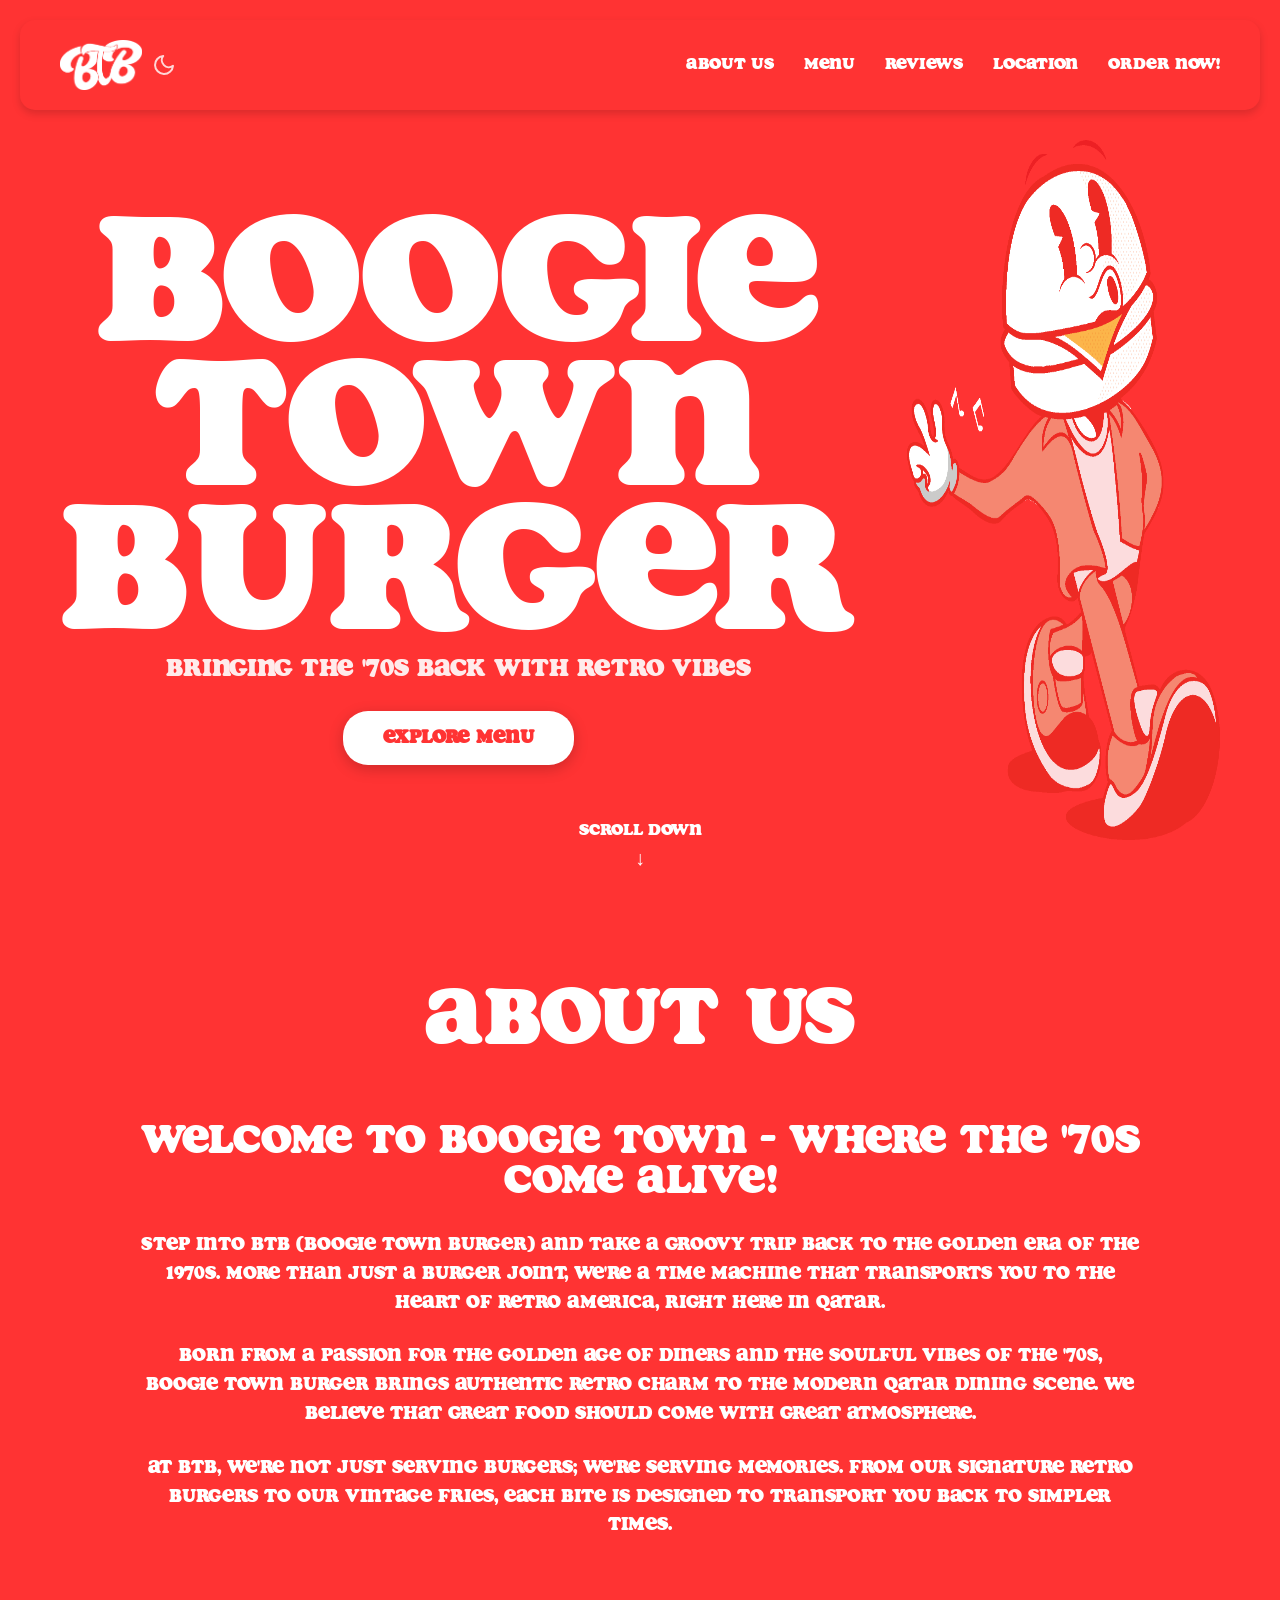
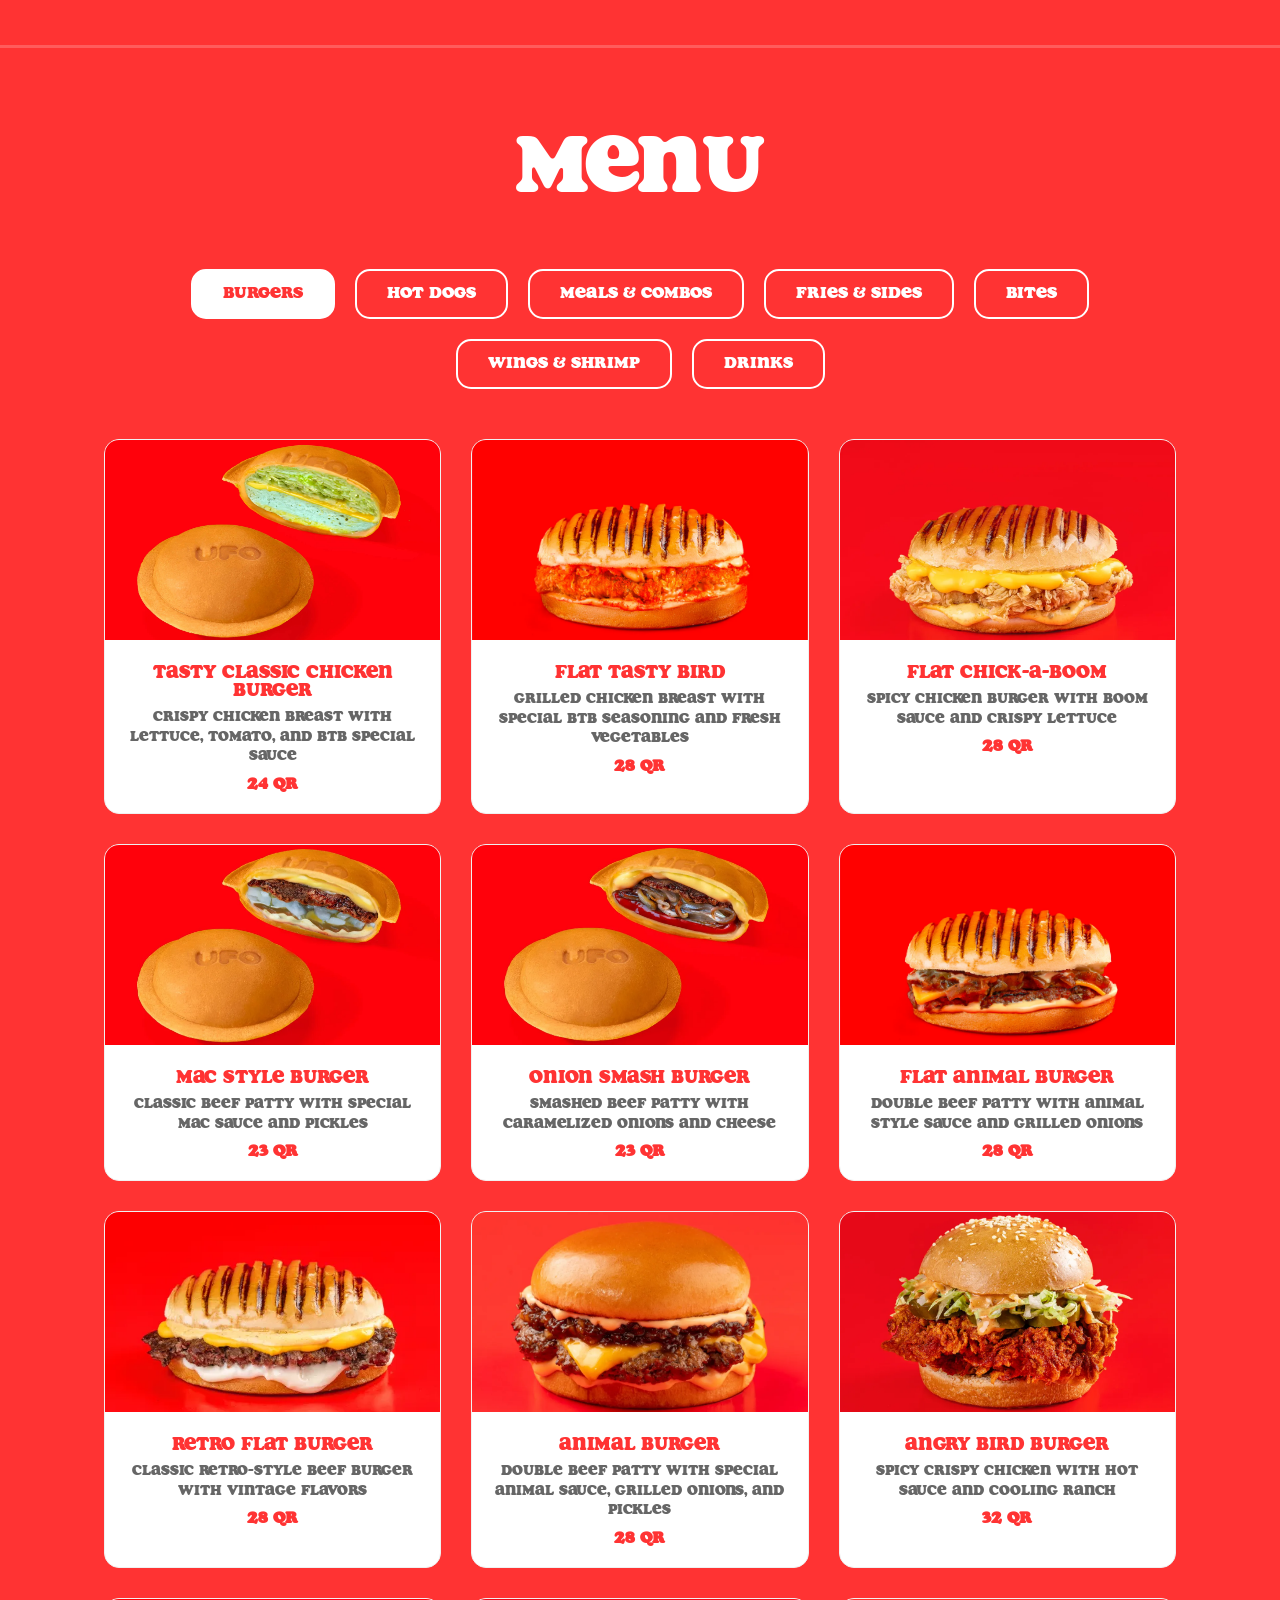
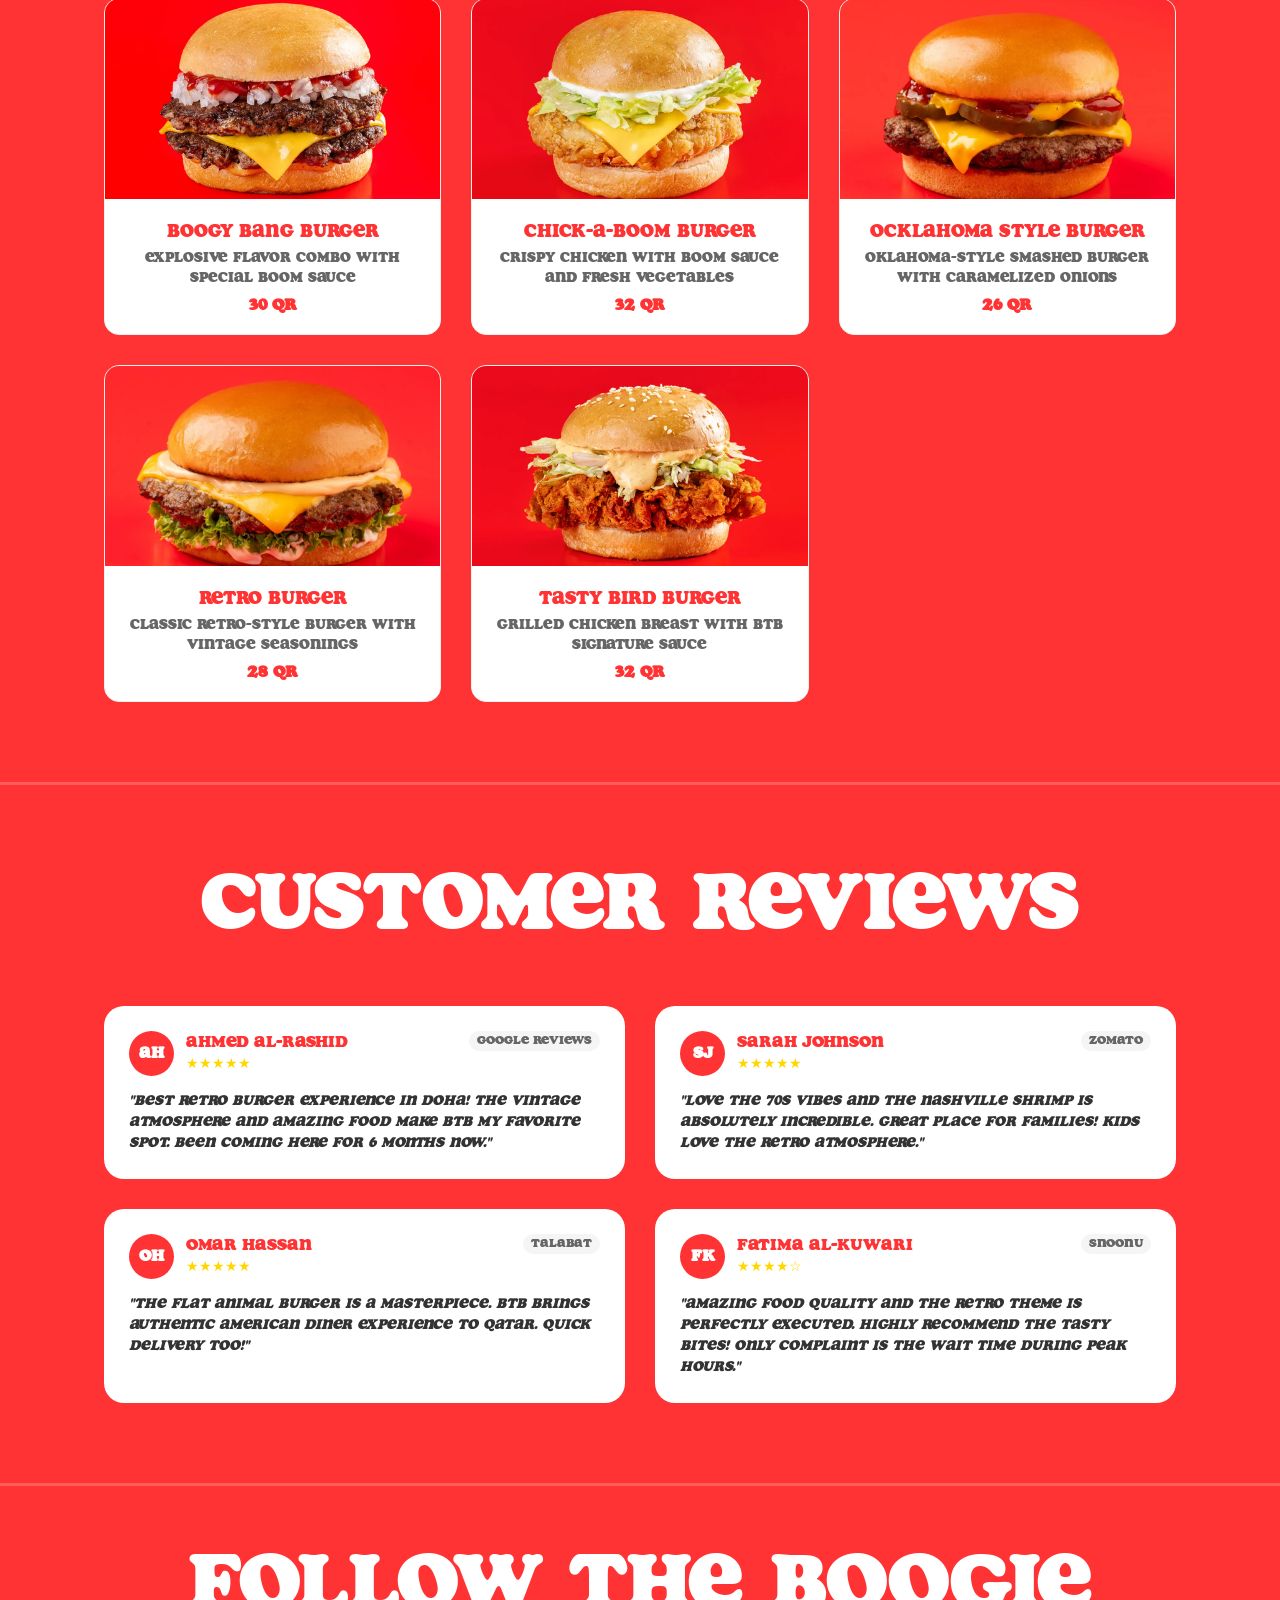
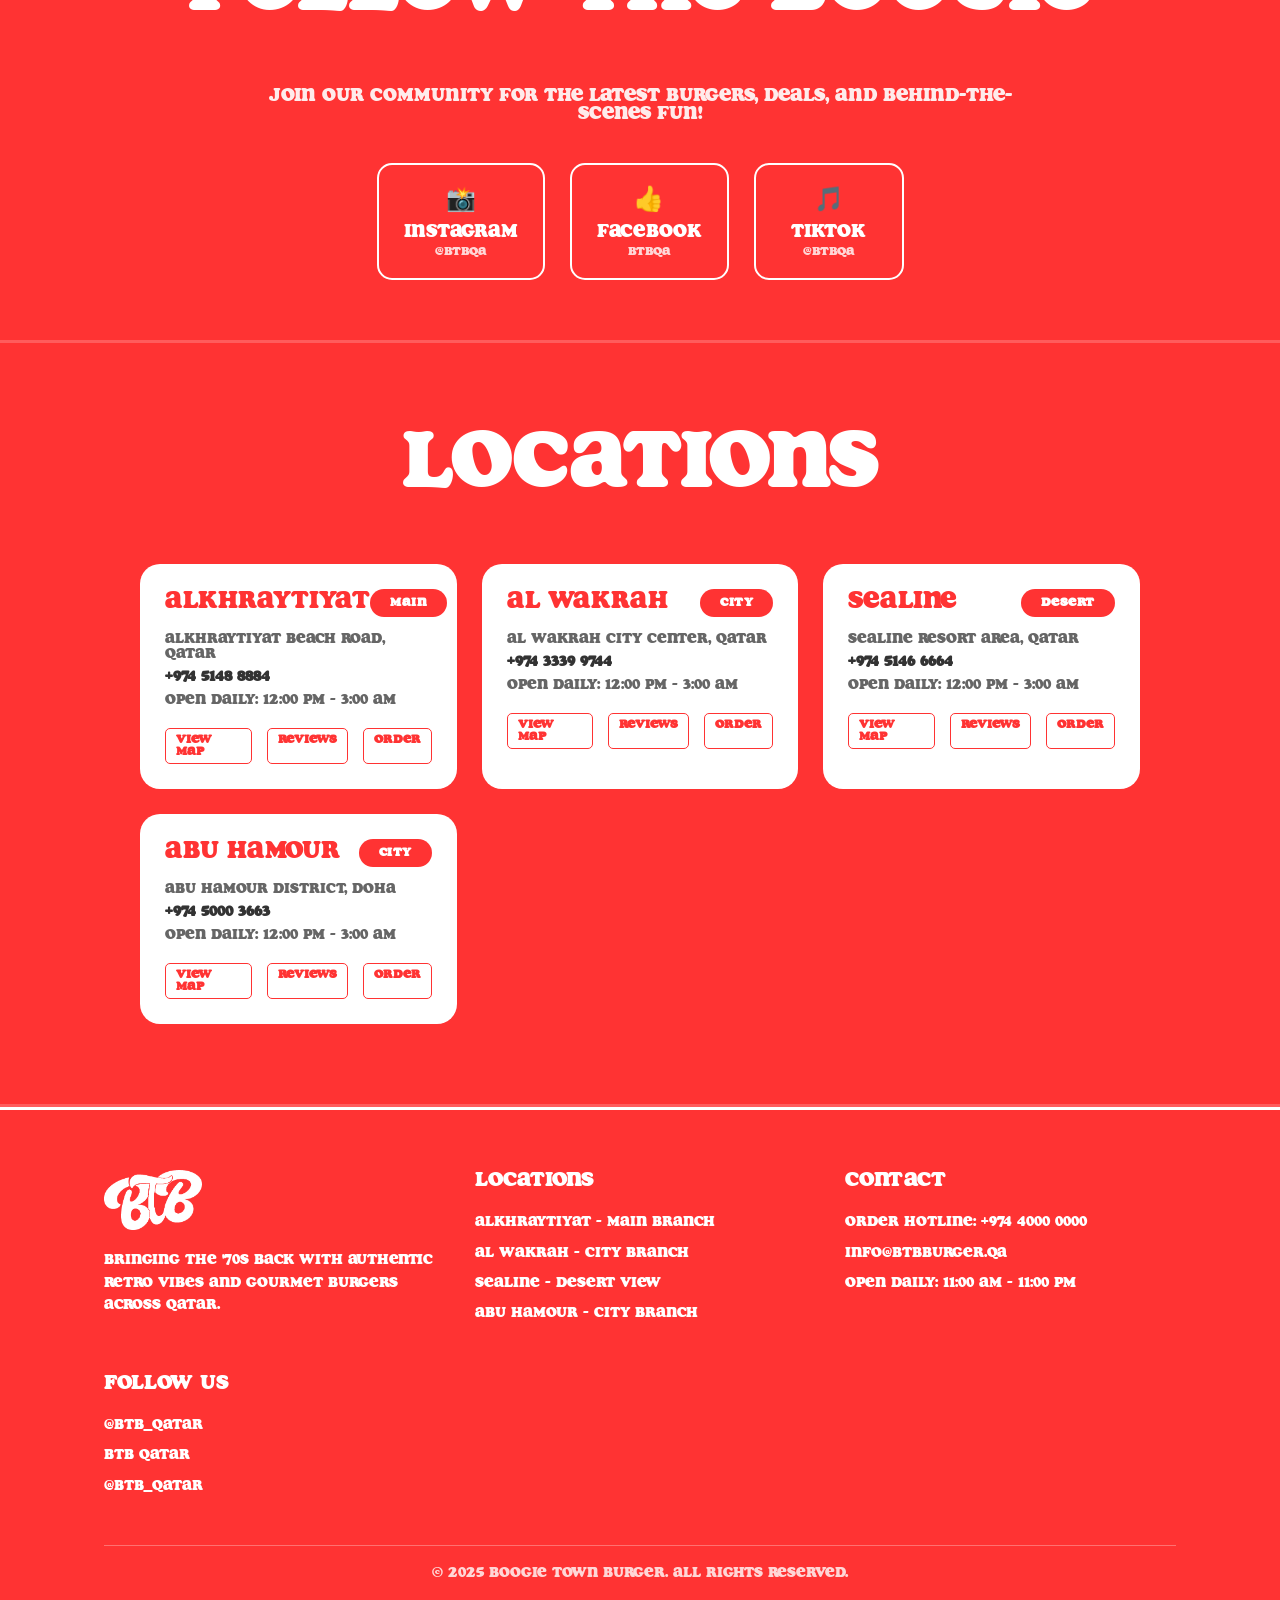
<file: index.html>
<!DOCTYPE html>
<html lang="en">
<head>
    <meta charset="UTF-8">
    <meta name="viewport" content="width=device-width, initial-scale=1.0">
    <title>BTB - Boogie Town Burger</title>
    <link rel="stylesheet" href="style.css">
</head>
<body>
    <nav class="navbar">
        <div class="logo">
            <img src="assets/white logo1.png" alt="BTB Logo">
            <!-- Minimal Ramadan vibe: A subtle crescent moon icon -->
            <svg class="ramadan-icon" xmlns="http://www.w3.org/2000/svg" viewBox="0 0 24 24" fill="none" stroke="currentColor" stroke-width="2" stroke-linecap="round" stroke-linejoin="round">
                <path d="M21 12.79A9 9 0 1 1 11.21 3 7 7 0 0 0 21 12.79z"></path>
            </svg>
        </div>
        <div class="nav-links">
            <a href="#about">ABOUT US</a>
            <a href="#menu">MENU</a>
            <a href="#testimonials">REVIEWS</a>
            <a href="#location">LOCATION</a>
            <a href="#order">ORDER NOW!</a>
        </div>
    </nav>

    <main class="hero-section">
        <div class="text-section">
            <h1 class="main-title">
                BOOGIE<br>
                TOWN<br>
                BURGER
            </h1>
            <p class="hero-tagline">Bringing the '70s back with retro vibes</p>
            <a href="#menu" class="cta-button">EXPLORE MENU</a>
        </div>
        <div class="mascot-section">
            <img src="assets/mascot.png" alt="BTB Mascot" class="mascot">
        </div>
    </main>

    <div class="scroll-down" onclick="scrollToNext()">
        <span>SCROLL DOWN</span>
        <div class="scroll-arrow">↓</div>
    </div>

    <!-- About Us Section -->
    <section id="about" class="about-section">
        <div class="container">
            <h2 class="section-title">ABOUT US</h2>
            <div class="about-content">
                <h3>Welcome to Boogie Town - Where the '70s Come Alive!</h3>
                <p>Step into BTB (Boogie Town Burger) and take a groovy trip back to the golden era of the 1970s. More than just a burger joint, we're a time machine that transports you to the heart of retro America, right here in Qatar.</p>
                <p>Born from a passion for the golden age of diners and the soulful vibes of the '70s, Boogie Town Burger brings authentic retro charm to the modern Qatar dining scene. We believe that great food should come with great atmosphere.</p>
                <p>At BTB, we're not just serving burgers; we're serving memories. From our signature retro burgers to our vintage fries, each bite is designed to transport you back to simpler times.</p>
            </div>
        </div>
    </section>

    <!-- Menu Section -->
    <section id="menu" class="menu-section">
        <div class="container">
            <h2 class="section-title">MENU</h2>

            <!-- Menu Navigation -->
            <div class="menu-nav">
                <button class="menu-nav-btn active" data-category="burgers">BURGERS</button>
                <button class="menu-nav-btn" data-category="hotdogs">HOT DOGS</button>
                <button class="menu-nav-btn" data-category="meals">MEALS & COMBOS</button>
                <button class="menu-nav-btn" data-category="fries">FRIES & SIDES</button>
                <button class="menu-nav-btn" data-category="bites">BITES</button>
                <button class="menu-nav-btn" data-category="wings">WINGS & SHRIMP</button>
                <button class="menu-nav-btn" data-category="drinks">DRINKS</button>
            </div>

            <!-- All Menu Items -->
            <div class="menu-grid" id="menu-items">
                <!-- Burgers -->
                <div class="menu-item" data-category="burgers">
                    <img src="Updated menu/ORB Tasty Classic Chicken Burger.webp" alt="ORB Tasty Classic Chicken Burger">
                    <div class="menu-item-content">
                        <h4>Tasty Classic Chicken Burger</h4>
                        <p class="menu-description">Crispy chicken breast with lettuce, tomato, and BTB special sauce</p>
                        <p class="price">24 QR</p>
                    </div>
                </div>
                <div class="menu-item" data-category="burgers">
                    <img src="Updated menu/Flat Tasty Bird.webp" alt="Flat Tasty Bird">
                    <div class="menu-item-content">
                        <h4>Flat Tasty Bird</h4>
                        <p class="menu-description">Grilled chicken breast with special BTB seasoning and fresh vegetables</p>
                        <p class="price">28 QR</p>
                    </div>
                </div>
                <div class="menu-item" data-category="burgers">
                    <img src="Updated menu/Flat Chick- A- Boom.webp" alt="Flat Chick-A-Boom">
                    <div class="menu-item-content">
                        <h4>Flat Chick-A-Boom</h4>
                        <p class="menu-description">Spicy chicken burger with boom sauce and crispy lettuce</p>
                        <p class="price">28 QR</p>
                    </div>
                </div>
                <div class="menu-item" data-category="burgers">
                    <img src="Updated menu/ORB Mac Style Burger.webp" alt="ORB Mac Style Burger">
                    <div class="menu-item-content">
                        <h4>Mac Style Burger</h4>
                        <p class="menu-description">Classic beef patty with special mac sauce and pickles</p>
                        <p class="price">23 QR</p>
                    </div>
                </div>
                <div class="menu-item" data-category="burgers">
                    <img src="Updated menu/URB Onion Smash Burger.webp" alt="URB Onion Smash Burger">
                    <div class="menu-item-content">
                        <h4>Onion Smash Burger</h4>
                        <p class="menu-description">Smashed beef patty with caramelized onions and cheese</p>
                        <p class="price">23 QR</p>
                    </div>
                </div>
                <div class="menu-item" data-category="burgers">
                    <img src="Updated menu/ Flat Animal Burger.webp" alt="Flat Animal Burger">
                    <div class="menu-item-content">
                        <h4>Flat Animal Burger</h4>
                        <p class="menu-description">Double beef patty with animal style sauce and grilled onions</p>
                        <p class="price">28 QR</p>
                    </div>
                </div>
                <div class="menu-item" data-category="burgers">
                    <img src="Updated menu/Retro Flat Burger.webp" alt="Retro Flat Burger">
                    <div class="menu-item-content">
                        <h4>Retro Flat Burger</h4>
                        <p class="menu-description">Classic retro-style beef burger with vintage flavors</p>
                        <p class="price">28 QR</p>
                    </div>
                </div>
                <div class="menu-item" data-category="burgers">
                    <img src="Updated menu/Animal Burger.webp" alt="Animal Burger">
                    <div class="menu-item-content">
                        <h4>Animal Burger</h4>
                        <p class="menu-description">Double beef patty with special animal sauce, grilled onions, and pickles</p>
                        <p class="price">28 QR</p>
                    </div>
                </div>
                <div class="menu-item" data-category="burgers">
                    <img src="Updated menu/ Angry Bird Burger.webp" alt="Angry Bird Burger">
                    <div class="menu-item-content">
                        <h4>Angry Bird Burger</h4>
                        <p class="menu-description">Spicy crispy chicken with hot sauce and cooling ranch</p>
                        <p class="price">32 QR</p>
                    </div>
                </div>
                <div class="menu-item" data-category="burgers">
                    <img src="Updated menu/Boogy Bang Burger.webp" alt="Boogy Bang Burger">
                    <div class="menu-item-content">
                        <h4>Boogy Bang Burger</h4>
                        <p class="menu-description">Explosive flavor combo with special boom sauce</p>
                        <p class="price">30 QR</p>
                    </div>
                </div>
                <div class="menu-item" data-category="burgers">
                    <img src="Updated menu/Chick- A- Boom Burger.webp" alt="Chick-A-Boom Burger">
                    <div class="menu-item-content">
                        <h4>Chick-A-Boom Burger</h4>
                        <p class="menu-description">Crispy chicken with boom sauce and fresh vegetables</p>
                        <p class="price">32 QR</p>
                    </div>
                </div>
                <div class="menu-item" data-category="burgers">
                    <img src="Updated menu/Ocklahoma Style Burger.webp" alt="Ocklahoma Style Burger">
                    <div class="menu-item-content">
                        <h4>Ocklahoma Style Burger</h4>
                        <p class="menu-description">Oklahoma-style smashed burger with caramelized onions</p>
                        <p class="price">26 QR</p>
                    </div>
                </div>
                <div class="menu-item" data-category="burgers">
                    <img src="Updated menu/Retro Burger.webp" alt="Retro Burger">
                    <div class="menu-item-content">
                        <h4>Retro Burger</h4>
                        <p class="menu-description">Classic retro-style burger with vintage seasonings</p>
                        <p class="price">28 QR</p>
                    </div>
                </div>
                <div class="menu-item" data-category="burgers">
                    <img src="Updated menu/Tasty Bird Burger.webp" alt="Tasty Bird Burger">
                    <div class="menu-item-content">
                        <h4>Tasty Bird Burger</h4>
                        <p class="menu-description">Grilled chicken breast with BTB signature sauce</p>
                        <p class="price">32 QR</p>
                    </div>
                </div>

                <!-- Hot Dogs -->
                <div class="menu-item" data-category="hotdogs">
                    <img src="Updated menu/Classic Hot Dog .webp" alt="Classic Hot Dog">
                    <div class="menu-item-content">
                        <h4>Classic Hot Dog</h4>
                        <p class="menu-description">All-beef hot dog with classic toppings</p>
                        <p class="price">19 QR</p>
                    </div>
                </div>
                <div class="menu-item" data-category="hotdogs">
                    <img src="Updated menu/Truffle Hot Dog.webp" alt="Truffle Hot Dog">
                    <div class="menu-item-content">
                        <h4>Truffle Hot Dog</h4>
                        <p class="menu-description">Premium hot dog with truffle mayo and caramelized onions</p>
                        <p class="price">25 QR</p>
                    </div>
                </div>

                <!-- Meals & Combos -->
                <div class="menu-item" data-category="meals">
                    <img src="Updated menu/Boogie Meal 1.webp" alt="Boogie Meal 1">
                    <div class="menu-item-content">
                        <h4>Boogie Meal 1</h4>
                        <p class="menu-description">Burger combo with fries and drink</p>
                        <p class="price">39 QR</p>
                    </div>
                </div>
                <div class="menu-item" data-category="meals">
                    <img src="Updated menu/Boogie Meal 2.webp" alt="Boogie Meal 2">
                    <div class="menu-item-content">
                        <h4>Boogie Meal 2</h4>
                        <p class="menu-description">Premium burger combo with fries and drink</p>
                        <p class="price">45 QR</p>
                    </div>
                </div>
                <div class="menu-item" data-category="meals">
                    <img src="Updated menu/ Kids Meal Burger.webp" alt="Kids Meal Burger">
                    <div class="menu-item-content">
                        <h4>Kids Meal Burger</h4>
                        <p class="menu-description">Kid-sized burger with fries and drink</p>
                        <p class="price">25 QR</p>
                    </div>
                </div>
                <div class="menu-item" data-category="meals">
                    <img src="Updated menu/ Little Groovers.webp" alt="Little Groovers">
                    <div class="menu-item-content">
                        <h4>Little Groovers</h4>
                        <p class="menu-description">Kids chicken bites meal with fries and drink</p>
                        <p class="price">25 QR</p>
                    </div>
                </div>
                <div class="menu-item" data-category="meals">
                    <img src="Updated menu/ Rock Star.webp" alt="Rock Star">
                    <div class="menu-item-content">
                        <h4>Rock Star</h4>
                        <p class="menu-description">Ultimate combo meal with sides and drink</p>
                        <p class="price">49 QR</p>
                    </div>
                </div>
                <div class="menu-item" data-category="meals">
                    <img src="Updated menu/Nashville Wrap.webp" alt="Nashville Wrap">
                    <div class="menu-item-content">
                        <h4>Nashville Wrap</h4>
                        <p class="menu-description">Spicy Nashville chicken wrap with ranch</p>
                        <p class="price">29 QR</p>
                    </div>
                </div>
                <div class="menu-item" data-category="meals">
                    <img src="Updated menu/Taco Twist.webp" alt="Taco Twist">
                    <div class="menu-item-content">
                        <h4>Taco Twist</h4>
                        <p class="menu-description">Burger-inspired taco with special BTB twist</p>
                        <p class="price">27 QR</p>
                    </div>
                </div>
                <div class="menu-item" data-category="meals">
                    <img src="Updated menu/Nashville Wings Meal.webp" alt="Nashville Wings Meal">
                    <div class="menu-item-content">
                        <h4>Nashville Wings Meal</h4>
                        <p class="menu-description">Nashville-style hot wings with fries and drink</p>
                        <p class="price">39 QR</p>
                    </div>
                </div>

                <!-- Fries & Sides -->
                <div class="menu-item" data-category="fries">
                    <img src="Updated menu/Cheese Burger Fries.webp" alt="Cheese Burger Fries">
                    <div class="menu-item-content">
                        <h4>Cheese Burger Fries</h4>
                        <p class="menu-description">Crispy fries topped with burger bits, melted cheese, and special sauce</p>
                        <p class="price">29 QR</p>
                    </div>
                </div>
                <div class="menu-item" data-category="fries">
                    <img src="Updated menu/Vintage Fries.webp" alt="Vintage Fries">
                    <div class="menu-item-content">
                        <h4>Vintage Fries</h4>
                        <p class="menu-description">Classic golden fries with old-school seasoning</p>
                        <p class="price">19 QR</p>
                    </div>
                </div>
                <div class="menu-item" data-category="fries">
                    <img src="Updated menu/ Funky Fries.webp" alt="Funky Fries">
                    <div class="menu-item-content">
                        <h4>Funky Fries</h4>
                        <p class="menu-description">Seasoned fries with funky spices and dipping sauces</p>
                        <p class="price">27 QR</p>
                    </div>
                </div>
                <div class="menu-item" data-category="fries">
                    <img src="Updated menu/ Cajun Fries.webp" alt="Cajun Fries">
                    <div class="menu-item-content">
                        <h4>Cajun Fries</h4>
                        <p class="menu-description">Spicy cajun-seasoned fries with a kick</p>
                        <p class="price">21 QR</p>
                    </div>
                </div>
                <div class="menu-item" data-category="fries">
                    <img src="Updated menu/Onion Rings.webp" alt="Onion Rings">
                    <div class="menu-item-content">
                        <h4>Onion Rings</h4>
                        <p class="menu-description">Savory Onion Rings Tossed In Cajun Seasoning</p>
                        <p class="price">19 QR</p>
                    </div>
                </div>

                <!-- Bites & Appetizers -->
                <div class="menu-item" data-category="bites">
                    <img src="Updated menu/Tasty Bites.webp" alt="Tasty Bites">
                    <div class="menu-item-content">
                        <h4>Tasty Bites</h4>
                        <p class="menu-description">Crispy chicken bites with signature dipping sauce</p>
                        <p class="price">27 QR</p>
                    </div>
                </div>
                <div class="menu-item" data-category="bites">
                    <img src="Updated menu/Angry Bites.webp" alt="Angry Bites">
                    <div class="menu-item-content">
                        <h4>Angry Bites</h4>
                        <p class="menu-description">Spicy chicken bites with hot sauce and cooling ranch</p>
                        <p class="price">29 QR</p>
                    </div>
                </div>
                <div class="menu-item" data-category="bites">
                    <img src="Updated menu/Vintage Bites.webp" alt="Vintage Bites">
                    <div class="menu-item-content">
                        <h4>Vintage Bites</h4>
                        <p class="menu-description">Classic-style chicken bites with retro seasoning</p>
                        <p class="price">25 QR</p>
                    </div>
                </div>
                <div class="menu-item" data-category="bites">
                    <img src="Updated menu/Mozzarella Bar.webp" alt="Mozzarella Bar">
                    <div class="menu-item-content">
                        <h4>Mozzarella Bar</h4>
                        <p class="menu-description">Golden mozzarella sticks with marinara sauce</p>
                        <p class="price">29 QR</p>
                    </div>
                </div>

                <!-- Wings & Shrimp -->
                <div class="menu-item" data-category="wings">
                    <img src="Updated menu/Honey Sriracha Shrimp.webp" alt="Honey Sriracha Shrimp">
                    <div class="menu-item-content">
                        <h4>Honey Sriracha Shrimp</h4>
                        <p class="menu-description">Crispy shrimp glazed with honey sriracha sauce</p>
                        <p class="price">29 QR</p>
                    </div>
                </div>
                <div class="menu-item" data-category="wings">
                    <img src="Updated menu/Maple Sriracha Wings.webp" alt="Maple Sriracha Wings">
                    <div class="menu-item-content">
                        <h4>Maple Sriracha Wings</h4>
                        <p class="menu-description">Chicken Wings, Ranch Dressing And Maple Buffalo Sauce</p>
                        <p class="price">27 QR</p>
                    </div>
                </div>
                <div class="menu-item" data-category="wings">
                    <img src="Updated menu/Spicy Ranch Wings.webp" alt="Spicy Ranch Wings">
                    <div class="menu-item-content">
                        <h4>Spicy Ranch Wings</h4>
                        <p class="menu-description">Chicken Wings And Ranch Dressing</p>
                        <p class="price">27 QR</p>
                    </div>
                </div>

                <!-- Drinks -->
                <div class="menu-item" data-category="drinks">
                    <img src="Updated menu/Boogey Berry Milkshake.webp" alt="Boogey Berry Milkshake">
                    <div class="menu-item-content">
                        <h4>Boogey Berry Milkshake</h4>
                        <p class="menu-description">Creamy berry milkshake with fresh berries</p>
                        <p class="price">18 QR</p>
                    </div>
                </div>
                <div class="menu-item" data-category="drinks">
                    <img src="Updated menu/Oreo Blend.webp" alt="Oreo Blend">
                    <div class="menu-item-content">
                        <h4>Oreo Blend</h4>
                        <p class="menu-description">Creamy Oreo milkshake with cookie chunks</p>
                        <p class="price">18 QR</p>
                    </div>
                </div>
                <div class="menu-item" data-category="drinks">
                    <img src="Updated menu/Vanilla Milkshake.webp" alt="Vanilla Milkshake">
                    <div class="menu-item-content">
                        <h4>Vanilla Milkshake</h4>
                        <p class="menu-description">Classic creamy vanilla milkshake</p>
                        <p class="price">16 QR</p>
                    </div>
                </div>
            </div>
        </div>
    </section>

    <!-- Testimonials Section -->
    <section id="testimonials" class="testimonials-section">
        <div class="container">
            <h2 class="section-title">CUSTOMER REVIEWS</h2>
            <div class="testimonials-grid">
                <div class="testimonial">
                    <div class="testimonial-header">
                        <div class="reviewer-info">
                            <div class="reviewer-avatar">AH</div>
                            <div class="reviewer-details">
                                <h5>Ahmed Al-Rashid</h5>
                                <div class="stars">★★★★★</div>
                            </div>
                        </div>
                        <div class="review-platform">Google Reviews</div>
                    </div>
                    <p>"Best retro burger experience in Doha! The vintage atmosphere and amazing food make BTB my favorite spot. Been coming here for 6 months now."</p>
                </div>
                <div class="testimonial">
                    <div class="testimonial-header">
                        <div class="reviewer-info">
                            <div class="reviewer-avatar">SJ</div>
                            <div class="reviewer-details">
                                <h5>Sarah Johnson</h5>
                                <div class="stars">★★★★★</div>
                            </div>
                        </div>
                        <div class="review-platform">Zomato</div>
                    </div>
                    <p>"Love the 70s vibes and the Nashville shrimp is absolutely incredible. Great place for families! Kids love the retro atmosphere."</p>
                </div>
                <div class="testimonial">
                    <div class="testimonial-header">
                        <div class="reviewer-info">
                            <div class="reviewer-avatar">OH</div>
                            <div class="reviewer-details">
                                <h5>Omar Hassan</h5>
                                <div class="stars">★★★★★</div>
                            </div>
                        </div>
                        <div class="review-platform">Talabat</div>
                    </div>
                    <p>"The Flat Animal Burger is a masterpiece. BTB brings authentic American diner experience to Qatar. Quick delivery too!"</p>
                </div>
                <div class="testimonial">
                    <div class="testimonial-header">
                        <div class="reviewer-info">
                            <div class="reviewer-avatar">FK</div>
                            <div class="reviewer-details">
                                <h5>Fatima Al-Kuwari</h5>
                                <div class="stars">★★★★☆</div>
                            </div>
                        </div>
                        <div class="review-platform">Snoonu</div>
                    </div>
                    <p>"Amazing food quality and the retro theme is perfectly executed. Highly recommend the Tasty Bites! Only complaint is the wait time during peak hours."</p>
                </div>
            </div>
        </div>
    </section>

    <!-- Social Media Section -->
    <section class="social-section">
        <div class="container">
            <h2 class="section-title">FOLLOW THE BOOGIE</h2>
            <div class="social-content">
                <p class="social-description">Join our community for the latest burgers, deals, and behind-the-scenes fun!</p>
                <div class="social-links">
                    <a href="https://www.instagram.com/btbqa/" class="social-link" target="_blank">
                        <span>📸</span>
                        INSTAGRAM
                        <small>@btbqa</small>
                    </a>
                    <a href="https://www.facebook.com/people/Btbqa/61569511425170/" class="social-link" target="_blank">
                        <span>👍</span>
                        FACEBOOK
                        <small>Btbqa</small>
                    </a>
                    <a href="https://www.tiktok.com/@btbqa" class="social-link" target="_blank">
                        <span>🎵</span>
                        TIKTOK
                        <small>@btbqa</small>
                    </a>
                </div>
            </div>
        </div>
    </section>

    <!-- Locations Section -->
    <section id="location" class="location-section">
        <div class="container">
            <h2 class="section-title">LOCATIONS</h2>
            <div class="locations-grid">
                <div class="location-item">
                    <div class="location-header">
                        <h3>Alkhraytiyat</h3>
                        <div class="location-badge">MAIN</div>
                    </div>
                    <p class="location-address">Alkhraytiyat Beach Road, Qatar</p>
                    <p class="location-phone">+974 5148 8884</p>
                    <p class="location-hours">Open Daily: 12:00 PM - 3:00 AM</p>
                    <div class="location-actions">
                        <a href="https://maps.google.com" class="location-btn" target="_blank">VIEW MAP</a>
                        <a href="https://www.google.com/search?q=BTB+Alkhraytiyat+reviews" class="location-btn" target="_blank">REVIEWS</a>
                        <a href="https://snoonu.com/restaurants/btb-restaurant" class="location-btn" target="_blank">ORDER</a>
                    </div>
                </div>
                <div class="location-item">
                    <div class="location-header">
                        <h3>Al Wakrah</h3>
                        <div class="location-badge">CITY</div>
                    </div>
                    <p class="location-address">Al Wakrah City Center, Qatar</p>
                    <p class="location-phone">+974 3339 9744</p>
                    <p class="location-hours">Open Daily: 12:00 PM - 3:00 AM</p>
                    <div class="location-actions">
                        <a href="https://maps.google.com" class="location-btn" target="_blank">VIEW MAP</a>
                        <a href="https://www.google.com/search?q=BTB+Al+Wakrah+reviews" class="location-btn" target="_blank">REVIEWS</a>
                        <a href="https://talabat.com" class="location-btn" target="_blank">ORDER</a>
                    </div>
                </div>
                <div class="location-item">
                    <div class="location-header">
                        <h3>Sealine</h3>
                        <div class="location-badge">DESERT</div>
                    </div>
                    <p class="location-address">Sealine Resort Area, Qatar</p>
                    <p class="location-phone">+974 5146 6664</p>
                    <p class="location-hours">Open Daily: 12:00 PM - 3:00 AM</p>
                    <div class="location-actions">
                        <a href="https://maps.google.com" class="location-btn" target="_blank">VIEW MAP</a>
                        <a href="https://www.google.com/search?q=BTB+Sealine+reviews" class="location-btn" target="_blank">REVIEWS</a>
                        <a href="https://snoonu.com/restaurants/btb-restaurant" class="location-btn" target="_blank">ORDER</a>
                    </div>
                </div>
                <div class="location-item">
                    <div class="location-header">
                        <h3>Abu Hamour</h3>
                        <div class="location-badge">CITY</div>
                    </div>
                    <p class="location-address">Abu Hamour District, Doha</p>
                    <p class="location-phone">+974 5000 3663</p>
                    <p class="location-hours">Open Daily: 12:00 PM - 3:00 AM</p>
                    <div class="location-actions">
                        <a href="https://maps.google.com" class="location-btn" target="_blank">VIEW MAP</a>
                        <a href="https://www.google.com/search?q=BTB+Abu+Hamour+reviews" class="location-btn" target="_blank">REVIEWS</a>
                        <a href="https://talabat.com" class="location-btn" target="_blank">ORDER</a>
                    </div>
                </div>
            </div>
        </div>
    </section>

    <!-- Footer -->
    <footer class="footer">
        <div class="container">
            <div class="footer-content">
                <div class="footer-section">
                    <img src="assets/white logo1.png" alt="BTB Logo" class="footer-logo">
                    <p>Bringing the '70s back with authentic retro vibes and gourmet burgers across Qatar.</p>
                </div>
                <div class="footer-section">
                    <h3>LOCATIONS</h3>
                    <p>Alkhraytiyat - Main Branch</p>
                    <p>Al Wakrah - City Branch</p>
                    <p>Sealine - Desert View</p>
                    <p>Abu Hamour - City Branch</p>
                </div>
                <div class="footer-section">
                    <h3>CONTACT</h3>
                    <p>Order Hotline: +974 4000 0000</p>
                    <p>info@btbburger.qa</p>
                    <p>Open Daily: 11:00 AM - 11:00 PM</p>
                </div>
                <div class="footer-section">
                    <h3>FOLLOW US</h3>
                    <p>@btb_qatar</p>
                    <p>BTB Qatar</p>
                    <p>@btb_qatar</p>
                </div>
            </div>
            <div class="footer-bottom">
                <p>© 2025 Boogie Town Burger. All rights reserved.</p>
            </div>
        </div>
    </footer>

    <script>
        // Smooth scrolling
        function scrollToNext() {
            document.getElementById('about').scrollIntoView({
                behavior: 'smooth'
            });
        }

        // Smooth scrolling for all navigation links
        document.addEventListener('DOMContentLoaded', function() {
            // Add smooth scrolling to all links
            const links = document.querySelectorAll('a[href^="#"]');
            links.forEach(link => {
                link.addEventListener('click', function(e) {
                    e.preventDefault();
                    const target = document.querySelector(this.getAttribute('href'));
                    if (target) {
                        target.scrollIntoView({ behavior: 'smooth' });
                    }
                });
            });

            // Menu filtering functionality
            const menuButtons = document.querySelectorAll('.menu-nav-btn');
            const menuItems = document.querySelectorAll('.menu-item');

            // Initially show only burgers
            menuItems.forEach(item => {
                if (item.getAttribute('data-category') !== 'burgers') {
                    item.classList.add('hidden');
                }
            });

            menuButtons.forEach(button => {
                button.addEventListener('click', function() {
                    // Remove active class from all buttons
                    menuButtons.forEach(btn => btn.classList.remove('active'));
                    // Add active class to clicked button
                    this.classList.add('active');

                    const category = this.getAttribute('data-category');

                    menuItems.forEach(item => {
                        if (item.getAttribute('data-category') === category) {
                            item.classList.remove('hidden');
                        } else {
                            item.classList.add('hidden');
                        }
                    });
                });
            });

            // Navbar scroll effect
            const navbar = document.querySelector('.navbar');
            window.addEventListener('scroll', function() {
                if (window.scrollY > 100) {
                    navbar.style.backgroundColor = 'rgba(255, 51, 51, 0.95)';
                    navbar.style.backdropFilter = 'blur(10px)';
                } else {
                    navbar.style.backgroundColor = '#FF3333';
                    navbar.style.backdropFilter = 'none';
                }
            });

            // Animate elements on scroll
            const observerOptions = {
                threshold: 0.1,
                rootMargin: '0px 0px -50px 0px'
            };

            const observer = new IntersectionObserver(function(entries) {
                entries.forEach(entry => {
                    if (entry.isIntersecting) {
                        entry.target.style.opacity = '1';
                        entry.target.style.transform = 'translateY(0)';
                    }
                });
            }, observerOptions);

            // Observe sections for animation
            const sections = document.querySelectorAll('section');
            sections.forEach(section => {
                section.style.opacity = '0';
                section.style.transform = 'translateY(30px)';
                section.style.transition = 'opacity 0.6s ease, transform 0.6s ease';
                observer.observe(section);
            });
        });
    </script>
</body>
</html>
</file>
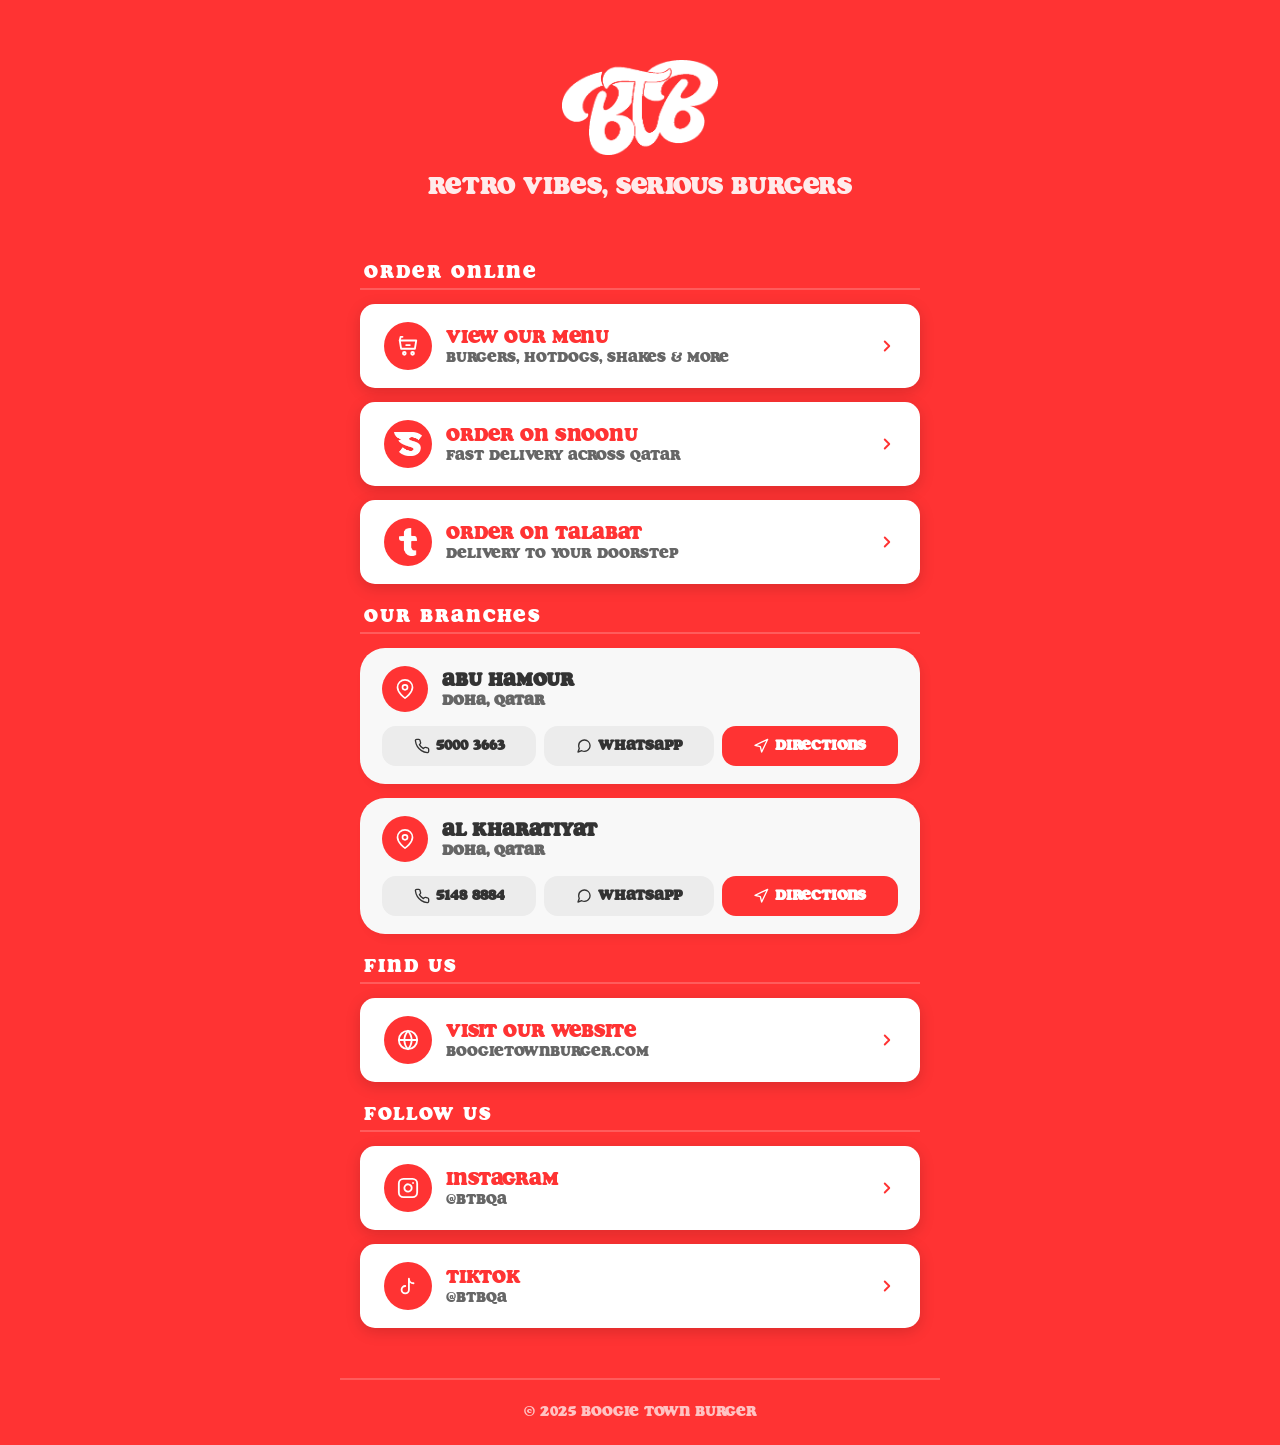
<file: links/index.html>
<!DOCTYPE html>
<html lang="en">

<head>
    <meta charset="UTF-8">
    <meta name="viewport" content="width=device-width, initial-scale=1.0, maximum-scale=1.0, user-scalable=no">
    <meta name="description"
        content="All links for Boogie Town Burger Qatar. Order online, view our menu, find our locations, and follow us.">
    <title>BTB - Boogie Town Burger | Links</title>
    <meta property="og:title" content="Boogie Town Burger - Links">
    <meta property="og:description" content="Retro-themed burgers, hotdogs & milkshakes in Qatar. Order now!">
    <meta property="og:type" content="website">
    <meta property="og:url" content="https://boogietownburger.com/links/">
    <meta property="og:image" content="../assets/hero burger mashroom1.png">
    <link rel="stylesheet" href="style.css">
</head>

<body>
    <header class="links-header">
        <div class="header-container">
            <img src="../assets/white logo1.png" alt="BTB" class="links-logo">
            <p class="links-tagline">Retro vibes, serious burgers</p>
        </div>
    </header>

    <main class="links-content">
        <span class="section-label">Order Online</span>

        <a href="../menu/" class="link-card">
            <div class="link-icon">
                <svg viewBox="0 0 24 24" width="22" height="22" fill="none" stroke="currentColor" stroke-width="2"
                    stroke-linecap="round" stroke-linejoin="round">
                    <path d="M3 6h18l-1.5 9h-15z" />
                    <path d="M3 6l1-4h2" />
                    <circle cx="8" cy="20" r="1.5" />
                    <circle cx="17" cy="20" r="1.5" />
                    <path d="M10 11h4" />
                </svg>
            </div>
            <div class="link-info">
                <h3>View Our Menu</h3>
                <p>Burgers, hotdogs, shakes & more</p>
            </div>
            <span class="link-arrow"><svg viewBox="0 0 24 24" width="18" height="18" fill="none" stroke="currentColor"
                    stroke-width="2.5" stroke-linecap="round" stroke-linejoin="round">
                    <path d="M9 18l6-6-6-6" />
                </svg></span>
        </a>

        <a href="https://snoonu.com/restaurants/btb-restaurant" target="_blank" rel="noopener" class="link-card">
            <div class="link-icon delivery-icon">
                <img src="../assets/Snoonu@9x.webp" alt="Snoonu">
            </div>
            <div class="link-info">
                <h3>Order on Snoonu</h3>
                <p>Fast delivery across Qatar</p>
            </div>
            <span class="link-arrow"><svg viewBox="0 0 24 24" width="18" height="18" fill="none" stroke="currentColor"
                    stroke-width="2.5" stroke-linecap="round" stroke-linejoin="round">
                    <path d="M9 18l6-6-6-6" />
                </svg></span>
        </a>
        <a href="https://www.talabat.com/qatar/btb-restaurant-wll" target="_blank" rel="noopener" class="link-card">
            <div class="link-icon delivery-icon">
                <img src="../assets/Talabat@9x.webp" alt="Talabat">
            </div>
            <div class="link-info">
                <h3>Order on Talabat</h3>
                <p>Delivery to your doorstep</p>
            </div>
            <span class="link-arrow"><svg viewBox="0 0 24 24" width="18" height="18" fill="none" stroke="currentColor"
                    stroke-width="2.5" stroke-linecap="round" stroke-linejoin="round">
                    <path d="M9 18l6-6-6-6" />
                </svg></span>
        </a>


        <span class="section-label">Our Branches</span>

        <div class="branch-card">
            <div class="branch-head">
                <span class="branch-pin"><svg viewBox="0 0 24 24" width="20" height="20" fill="none" stroke="currentColor" stroke-width="2" stroke-linecap="round" stroke-linejoin="round"><path d="M21 10c0 7-9 13-9 13s-9-6-9-13a9 9 0 0 1 18 0z"/><circle cx="12" cy="10" r="3"/></svg></span>
                <div class="branch-titles">
                    <h3>Abu Hamour</h3>
                    <p>Doha, Qatar</p>
                </div>
            </div>
            <div class="branch-actions">
                <a href="tel:+97450003663" class="branch-btn"><svg viewBox="0 0 24 24" width="16" height="16" fill="none" stroke="currentColor" stroke-width="2" stroke-linecap="round" stroke-linejoin="round"><path d="M22 16.92v3a2 2 0 0 1-2.18 2 19.79 19.79 0 0 1-8.63-3.07 19.5 19.5 0 0 1-6-6A19.79 19.79 0 0 1 2.12 4.18 2 2 0 0 1 4.11 2h3a2 2 0 0 1 2 1.72 12.84 12.84 0 0 0 .7 2.81 2 2 0 0 1-.45 2.11L8.09 9.91a16 16 0 0 0 6 6l1.27-1.27a2 2 0 0 1 2.11-.45 12.84 12.84 0 0 0 2.81.7A2 2 0 0 1 22 16.92z"/></svg><span>5000 3663</span></a>
                <a href="https://wa.me/97450003663" target="_blank" rel="noopener" class="branch-btn"><svg viewBox="0 0 24 24" width="16" height="16" fill="none" stroke="currentColor" stroke-width="2" stroke-linecap="round" stroke-linejoin="round"><path d="M21 11.5a8.38 8.38 0 0 1-.9 3.8 8.5 8.5 0 0 1-7.6 4.7 8.38 8.38 0 0 1-3.8-.9L3 21l1.9-5.7a8.38 8.38 0 0 1-.9-3.8 8.5 8.5 0 0 1 4.7-7.6 8.38 8.38 0 0 1 3.8-.9h.5a8.48 8.48 0 0 1 8 8v.5z"/></svg><span>WhatsApp</span></a>
                <a href="https://www.google.com/maps/dir/?api=1&amp;destination=25.227965,51.5001444" target="_blank" rel="noopener" class="branch-btn branch-btn-primary"><svg viewBox="0 0 24 24" width="16" height="16" fill="none" stroke="currentColor" stroke-width="2" stroke-linecap="round" stroke-linejoin="round"><polygon points="3 11 22 2 13 21 11 13 3 11"/></svg><span>Directions</span></a>
            </div>
        </div>

        <div class="branch-card">
            <div class="branch-head">
                <span class="branch-pin"><svg viewBox="0 0 24 24" width="20" height="20" fill="none" stroke="currentColor" stroke-width="2" stroke-linecap="round" stroke-linejoin="round"><path d="M21 10c0 7-9 13-9 13s-9-6-9-13a9 9 0 0 1 18 0z"/><circle cx="12" cy="10" r="3"/></svg></span>
                <div class="branch-titles">
                    <h3>Al Kharatiyat</h3>
                    <p>Doha, Qatar</p>
                </div>
            </div>
            <div class="branch-actions">
                <a href="tel:+97451488884" class="branch-btn"><svg viewBox="0 0 24 24" width="16" height="16" fill="none" stroke="currentColor" stroke-width="2" stroke-linecap="round" stroke-linejoin="round"><path d="M22 16.92v3a2 2 0 0 1-2.18 2 19.79 19.79 0 0 1-8.63-3.07 19.5 19.5 0 0 1-6-6A19.79 19.79 0 0 1 2.12 4.18 2 2 0 0 1 4.11 2h3a2 2 0 0 1 2 1.72 12.84 12.84 0 0 0 .7 2.81 2 2 0 0 1-.45 2.11L8.09 9.91a16 16 0 0 0 6 6l1.27-1.27a2 2 0 0 1 2.11-.45 12.84 12.84 0 0 0 2.81.7A2 2 0 0 1 22 16.92z"/></svg><span>5148 8884</span></a>
                <a href="https://wa.me/97451488884" target="_blank" rel="noopener" class="branch-btn"><svg viewBox="0 0 24 24" width="16" height="16" fill="none" stroke="currentColor" stroke-width="2" stroke-linecap="round" stroke-linejoin="round"><path d="M21 11.5a8.38 8.38 0 0 1-.9 3.8 8.5 8.5 0 0 1-7.6 4.7 8.38 8.38 0 0 1-3.8-.9L3 21l1.9-5.7a8.38 8.38 0 0 1-.9-3.8 8.5 8.5 0 0 1 4.7-7.6 8.38 8.38 0 0 1 3.8-.9h.5a8.48 8.48 0 0 1 8 8v.5z"/></svg><span>WhatsApp</span></a>
                <a href="https://www.google.com/maps/dir/?api=1&amp;destination=25.3976559,51.425321" target="_blank" rel="noopener" class="branch-btn branch-btn-primary"><svg viewBox="0 0 24 24" width="16" height="16" fill="none" stroke="currentColor" stroke-width="2" stroke-linecap="round" stroke-linejoin="round"><polygon points="3 11 22 2 13 21 11 13 3 11"/></svg><span>Directions</span></a>
            </div>
        </div>
        <span class="section-label">Find Us</span>


        <a href="https://boogietownburger.com" target="_blank" rel="noopener" class="link-card">
            <div class="link-icon">
                <svg viewBox="0 0 24 24" width="22" height="22" fill="none" stroke="currentColor" stroke-width="2"
                    stroke-linecap="round" stroke-linejoin="round">
                    <circle cx="12" cy="12" r="10" />
                    <line x1="2" y1="12" x2="22" y2="12" />
                    <path
                        d="M12 2a15.3 15.3 0 0 1 4 10 15.3 15.3 0 0 1-4 10 15.3 15.3 0 0 1-4-10 15.3 15.3 0 0 1 4-10z" />
                </svg>
            </div>
            <div class="link-info">
                <h3>Visit Our Website</h3>
                <p>boogietownburger.com</p>
            </div>
            <span class="link-arrow"><svg viewBox="0 0 24 24" width="18" height="18" fill="none" stroke="currentColor"
                    stroke-width="2.5" stroke-linecap="round" stroke-linejoin="round">
                    <path d="M9 18l6-6-6-6" />
                </svg></span>
        </a>

        <span class="section-label">Follow Us</span>

        <a href="https://www.instagram.com/btbqa/" target="_blank" rel="noopener" class="link-card">
            <div class="link-icon">
                <svg viewBox="0 0 24 24" width="22" height="22" fill="none" stroke="currentColor" stroke-width="2"
                    stroke-linecap="round" stroke-linejoin="round">
                    <rect x="2" y="2" width="20" height="20" rx="5" ry="5" />
                    <path d="M16 11.37A4 4 0 1 1 12.63 8 4 4 0 0 1 16 11.37z" />
                    <line x1="17.5" y1="6.5" x2="17.51" y2="6.5" />
                </svg>
            </div>
            <div class="link-info">
                <h3>Instagram</h3>
                <p>@btbqa</p>
            </div>
            <span class="link-arrow"><svg viewBox="0 0 24 24" width="18" height="18" fill="none" stroke="currentColor"
                    stroke-width="2.5" stroke-linecap="round" stroke-linejoin="round">
                    <path d="M9 18l6-6-6-6" />
                </svg></span>
        </a>
        <a href="https://www.tiktok.com/@btbqa" target="_blank" rel="noopener" class="link-card">
            <div class="link-icon">
                <svg viewBox="0 0 24 24" width="22" height="22" fill="none" stroke="currentColor" stroke-width="2"
                    stroke-linecap="round" stroke-linejoin="round">
                    <path d="M9 12a4 4 0 1 0 4 4V4a5 5 0 0 0 5 5" />
                </svg>
            </div>
            <div class="link-info">
                <h3>TikTok</h3>
                <p>@btbqa</p>
            </div>
            <span class="link-arrow"><svg viewBox="0 0 24 24" width="18" height="18" fill="none" stroke="currentColor"
                    stroke-width="2.5" stroke-linecap="round" stroke-linejoin="round">
                    <path d="M9 18l6-6-6-6" />
                </svg></span>
        </a>
    </main>

    <footer class="links-footer">
        <p>© 2025 Boogie Town Burger</p>
    </footer>
</body>

</html>
</file>
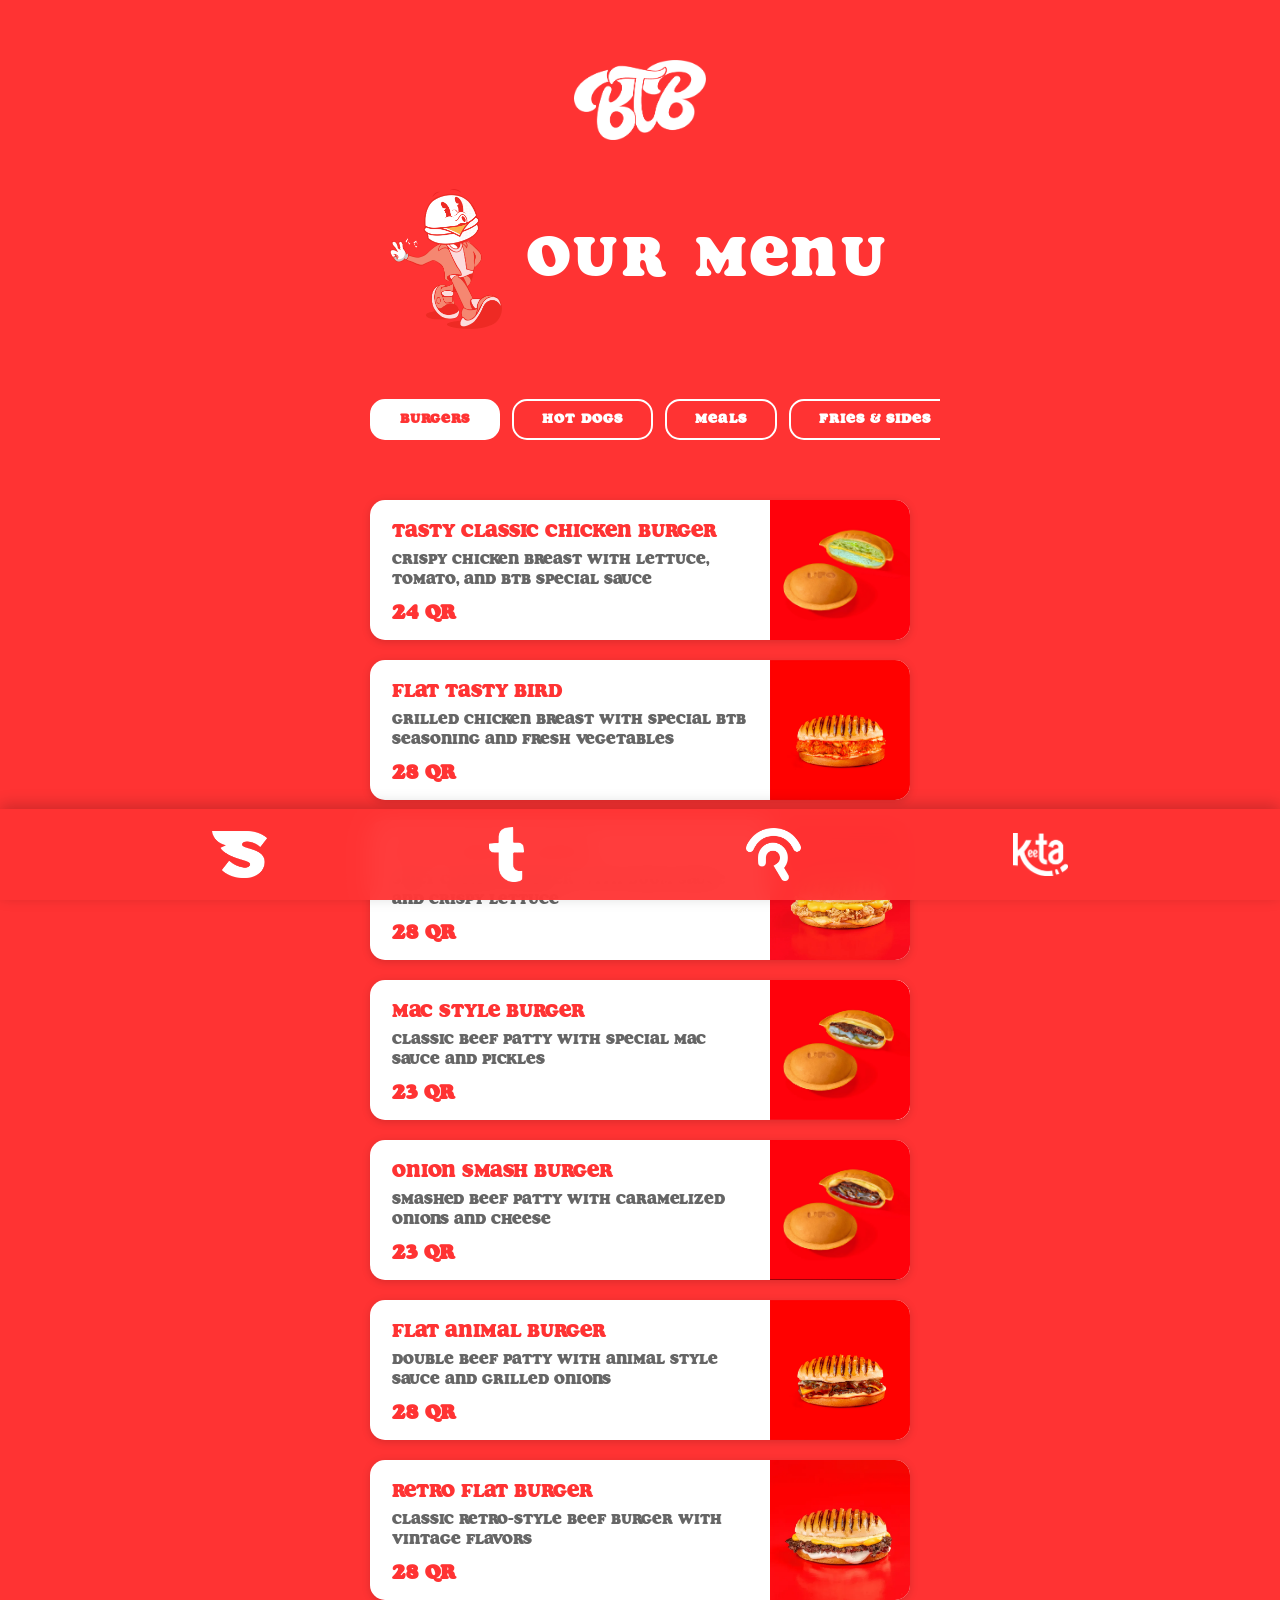
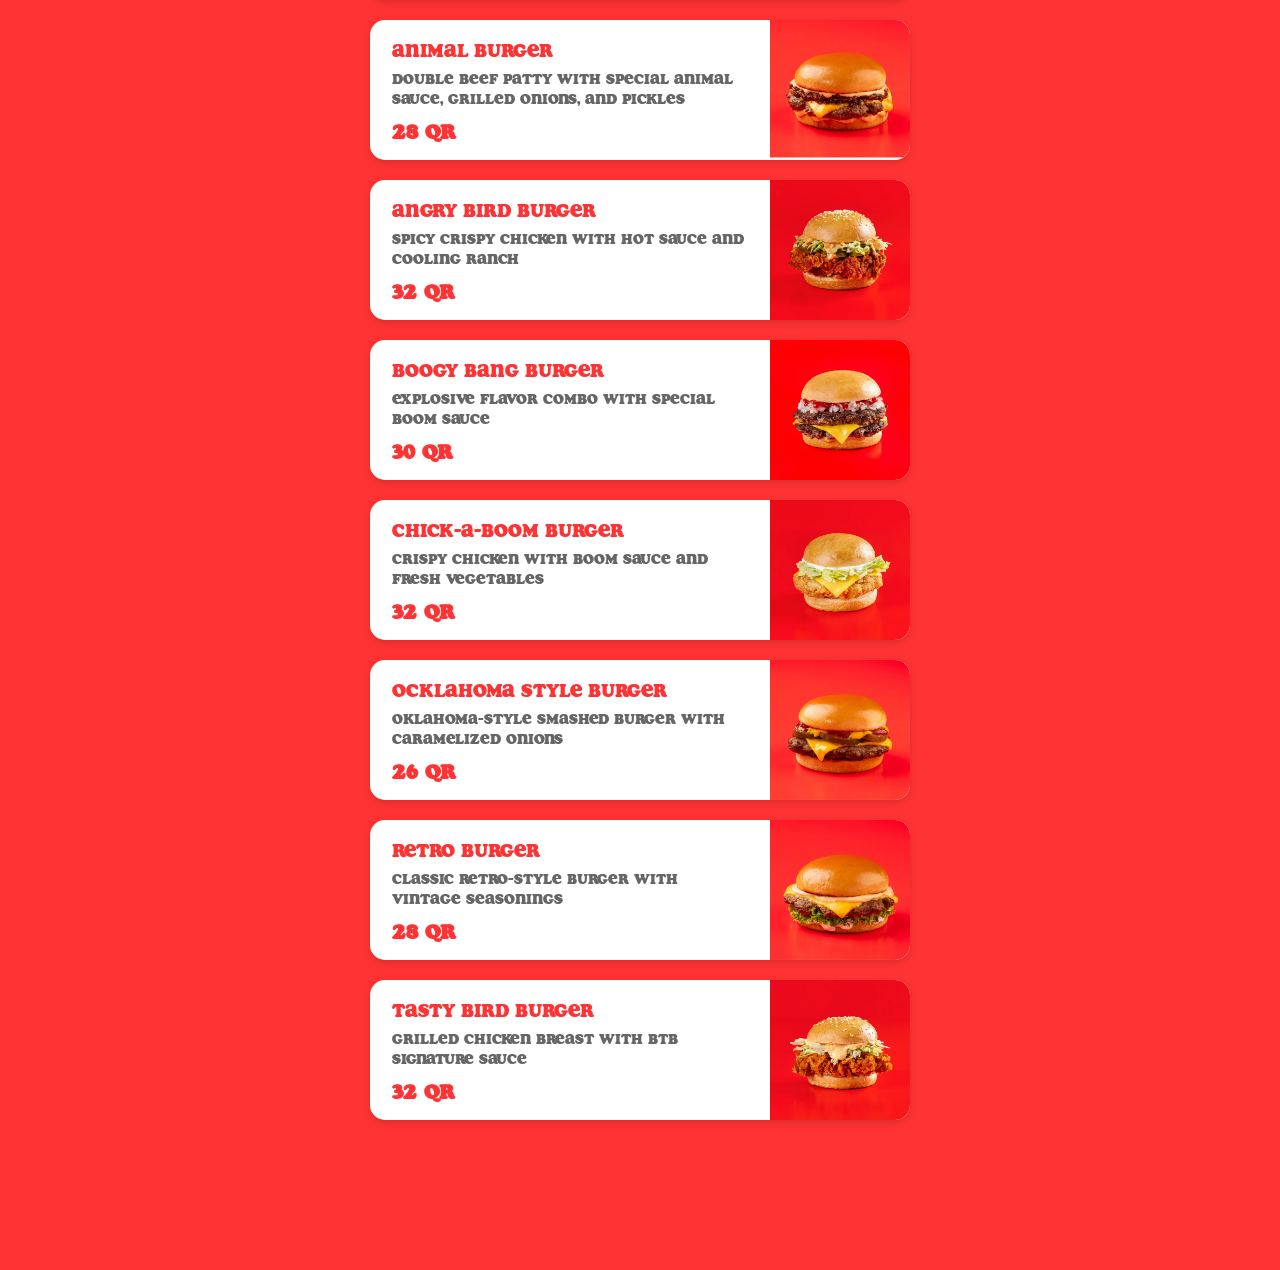
<file: menu/index.html>
<!DOCTYPE html>
<html lang="en">
<head>
    <meta charset="UTF-8">
    <meta name="viewport" content="width=device-width, initial-scale=1.0, maximum-scale=1.0, user-scalable=no">
    <meta name="description" content="Boogie Town Burger Menu - Retro '70s Burgers, Classic American Food">
    <title>Menu - Boogie Town Burger</title>
    <link rel="stylesheet" href="style.css">
</head>
<body>
    <!-- Header with Logo and Mascot -->
    <header class="menu-header">
        <div class="header-container">
            <img src="../assets/white logo@4x.webp" alt="BTB Logo" class="menu-logo">
            <div class="menu-title-wrapper">
                <img src="../assets/mascot.webp" alt="BTB Mascot" class="menu-mascot">
                <h1 class="menu-page-title">OUR MENU</h1>
            </div>
        </div>
    </header>

    <!-- Category Navigation -->
    <nav class="category-nav">
        <div class="category-container">
            <button class="category-btn active" data-category="burgers">Burgers</button>
            <button class="category-btn" data-category="hotdogs">Hot Dogs</button>
            <button class="category-btn" data-category="meals">Meals</button>
            <button class="category-btn" data-category="fries">Fries & Sides</button>
            <button class="category-btn" data-category="bites">Bites</button>
            <button class="category-btn" data-category="wings">Wings</button>
            <button class="category-btn" data-category="drinks">Drinks</button>
        </div>
    </nav>

    <!-- Menu Items -->
    <main class="menu-content">
        <!-- Burgers -->
        <div class="menu-card" data-category="burgers">
            <div class="card-info">
                <h3>Tasty Classic Chicken Burger</h3>
                <p class="card-description">Crispy chicken breast with lettuce, tomato, and BTB special sauce</p>
                <span class="card-price">24 QR</span>
            </div>
            <div class="card-image">
                <img src="../Updated menu/ORB Tasty Classic Chicken Burger.webp" alt="Tasty Classic Chicken Burger" loading="lazy">
            </div>
        </div>

        <div class="menu-card" data-category="burgers">
            <div class="card-info">
                <h3>Flat Tasty Bird</h3>
                <p class="card-description">Grilled chicken breast with special BTB seasoning and fresh vegetables</p>
                <span class="card-price">28 QR</span>
            </div>
            <div class="card-image">
                <img src="../Updated menu/Flat Tasty Bird.webp" alt="Flat Tasty Bird" loading="lazy">
            </div>
        </div>

        <div class="menu-card" data-category="burgers">
            <div class="card-info">
                <h3>Flat Chick-A-Boom</h3>
                <p class="card-description">Spicy chicken burger with boom sauce and crispy lettuce</p>
                <span class="card-price">28 QR</span>
            </div>
            <div class="card-image">
                <img src="../Updated menu/Flat Chick- A- Boom.webp" alt="Flat Chick-A-Boom" loading="lazy">
            </div>
        </div>

        <div class="menu-card" data-category="burgers">
            <div class="card-info">
                <h3>Mac Style Burger</h3>
                <p class="card-description">Classic beef patty with special mac sauce and pickles</p>
                <span class="card-price">23 QR</span>
            </div>
            <div class="card-image">
                <img src="../Updated menu/ORB Mac Style Burger.webp" alt="Mac Style Burger" loading="lazy">
            </div>
        </div>

        <div class="menu-card" data-category="burgers">
            <div class="card-info">
                <h3>Onion Smash Burger</h3>
                <p class="card-description">Smashed beef patty with caramelized onions and cheese</p>
                <span class="card-price">23 QR</span>
            </div>
            <div class="card-image">
                <img src="../Updated menu/URB Onion Smash Burger.webp" alt="Onion Smash Burger" loading="lazy">
            </div>
        </div>

        <div class="menu-card" data-category="burgers">
            <div class="card-info">
                <h3>Flat Animal Burger</h3>
                <p class="card-description">Double beef patty with animal style sauce and grilled onions</p>
                <span class="card-price">28 QR</span>
            </div>
            <div class="card-image">
                <img src="../Updated menu/ Flat Animal Burger.webp" alt="Flat Animal Burger" loading="lazy">
            </div>
        </div>

        <div class="menu-card" data-category="burgers">
            <div class="card-info">
                <h3>Retro Flat Burger</h3>
                <p class="card-description">Classic retro-style beef burger with vintage flavors</p>
                <span class="card-price">28 QR</span>
            </div>
            <div class="card-image">
                <img src="../Updated menu/Retro Flat Burger.webp" alt="Retro Flat Burger" loading="lazy">
            </div>
        </div>

        <div class="menu-card" data-category="burgers">
            <div class="card-info">
                <h3>Animal Burger</h3>
                <p class="card-description">Double beef patty with special animal sauce, grilled onions, and pickles</p>
                <span class="card-price">28 QR</span>
            </div>
            <div class="card-image">
                <img src="../Updated menu/Animal Burger.webp" alt="Animal Burger" loading="lazy">
            </div>
        </div>

        <div class="menu-card" data-category="burgers">
            <div class="card-info">
                <h3>Angry Bird Burger</h3>
                <p class="card-description">Spicy crispy chicken with hot sauce and cooling ranch</p>
                <span class="card-price">32 QR</span>
            </div>
            <div class="card-image">
                <img src="../Updated menu/ Angry Bird Burger.webp" alt="Angry Bird Burger" loading="lazy">
            </div>
        </div>

        <div class="menu-card" data-category="burgers">
            <div class="card-info">
                <h3>Boogy Bang Burger</h3>
                <p class="card-description">Explosive flavor combo with special boom sauce</p>
                <span class="card-price">30 QR</span>
            </div>
            <div class="card-image">
                <img src="../Updated menu/Boogy Bang Burger.webp" alt="Boogy Bang Burger" loading="lazy">
            </div>
        </div>

        <div class="menu-card" data-category="burgers">
            <div class="card-info">
                <h3>Chick-A-Boom Burger</h3>
                <p class="card-description">Crispy chicken with boom sauce and fresh vegetables</p>
                <span class="card-price">32 QR</span>
            </div>
            <div class="card-image">
                <img src="../Updated menu/Chick- A- Boom Burger.webp" alt="Chick-A-Boom Burger" loading="lazy">
            </div>
        </div>

        <div class="menu-card" data-category="burgers">
            <div class="card-info">
                <h3>Ocklahoma Style Burger</h3>
                <p class="card-description">Oklahoma-style smashed burger with caramelized onions</p>
                <span class="card-price">26 QR</span>
            </div>
            <div class="card-image">
                <img src="../Updated menu/Ocklahoma Style Burger.webp" alt="Ocklahoma Style Burger" loading="lazy">
            </div>
        </div>

        <div class="menu-card" data-category="burgers">
            <div class="card-info">
                <h3>Retro Burger</h3>
                <p class="card-description">Classic retro-style burger with vintage seasonings</p>
                <span class="card-price">28 QR</span>
            </div>
            <div class="card-image">
                <img src="../Updated menu/Retro Burger.webp" alt="Retro Burger" loading="lazy">
            </div>
        </div>

        <div class="menu-card" data-category="burgers">
            <div class="card-info">
                <h3>Tasty Bird Burger</h3>
                <p class="card-description">Grilled chicken breast with BTB signature sauce</p>
                <span class="card-price">32 QR</span>
            </div>
            <div class="card-image">
                <img src="../Updated menu/Tasty Bird Burger.webp" alt="Tasty Bird Burger" loading="lazy">
            </div>
        </div>

        <!-- Hot Dogs -->
        <div class="menu-card" data-category="hotdogs">
            <div class="card-info">
                <h3>Classic Hot Dog</h3>
                <p class="card-description">All-beef hot dog with classic toppings</p>
                <span class="card-price">19 QR</span>
            </div>
            <div class="card-image">
                <img src="../Updated menu/Classic Hot Dog .webp" alt="Classic Hot Dog" loading="lazy">
            </div>
        </div>

        <div class="menu-card" data-category="hotdogs">
            <div class="card-info">
                <h3>Truffle Hot Dog</h3>
                <p class="card-description">Premium hot dog with truffle mayo and caramelized onions</p>
                <span class="card-price">25 QR</span>
            </div>
            <div class="card-image">
                <img src="../Updated menu/Truffle Hot Dog.webp" alt="Truffle Hot Dog" loading="lazy">
            </div>
        </div>

        <!-- Meals & Combos -->
        <div class="menu-card" data-category="meals">
            <div class="card-info">
                <h3>Boogie Meal 1</h3>
                <p class="card-description">Burger combo with fries and drink</p>
                <span class="card-price">39 QR</span>
            </div>
            <div class="card-image">
                <img src="../Updated menu/Boogie Meal 1.webp" alt="Boogie Meal 1" loading="lazy">
            </div>
        </div>

        <div class="menu-card" data-category="meals">
            <div class="card-info">
                <h3>Boogie Meal 2</h3>
                <p class="card-description">Premium burger combo with fries and drink</p>
                <span class="card-price">45 QR</span>
            </div>
            <div class="card-image">
                <img src="../Updated menu/Boogie Meal 2.webp" alt="Boogie Meal 2" loading="lazy">
            </div>
        </div>

        <div class="menu-card" data-category="meals">
            <div class="card-info">
                <h3>Kids Meal Burger</h3>
                <p class="card-description">Kid-sized burger with fries and drink</p>
                <span class="card-price">25 QR</span>
            </div>
            <div class="card-image">
                <img src="../Updated menu/ Kids Meal Burger.webp" alt="Kids Meal Burger" loading="lazy">
            </div>
        </div>

        <div class="menu-card" data-category="meals">
            <div class="card-info">
                <h3>Little Groovers</h3>
                <p class="card-description">Kids chicken bites meal with fries and drink</p>
                <span class="card-price">25 QR</span>
            </div>
            <div class="card-image">
                <img src="../Updated menu/ Little Groovers.webp" alt="Little Groovers" loading="lazy">
            </div>
        </div>

        <div class="menu-card" data-category="meals">
            <div class="card-info">
                <h3>Rock Star</h3>
                <p class="card-description">Ultimate combo meal with sides and drink</p>
                <span class="card-price">49 QR</span>
            </div>
            <div class="card-image">
                <img src="../Updated menu/ Rock Star.webp" alt="Rock Star" loading="lazy">
            </div>
        </div>

        <div class="menu-card" data-category="meals">
            <div class="card-info">
                <h3>Nashville Wrap</h3>
                <p class="card-description">Spicy Nashville chicken wrap with ranch</p>
                <span class="card-price">29 QR</span>
            </div>
            <div class="card-image">
                <img src="../Updated menu/Nashville Wrap.webp" alt="Nashville Wrap" loading="lazy">
            </div>
        </div>

        <div class="menu-card" data-category="meals">
            <div class="card-info">
                <h3>Taco Twist</h3>
                <p class="card-description">Burger-inspired taco with special BTB twist</p>
                <span class="card-price">27 QR</span>
            </div>
            <div class="card-image">
                <img src="../Updated menu/Taco Twist.webp" alt="Taco Twist" loading="lazy">
            </div>
        </div>

        <div class="menu-card" data-category="meals">
            <div class="card-info">
                <h3>Nashville Wings Meal</h3>
                <p class="card-description">Nashville-style hot wings with fries and drink</p>
                <span class="card-price">39 QR</span>
            </div>
            <div class="card-image">
                <img src="../Updated menu/Nashville Wings Meal.webp" alt="Nashville Wings Meal" loading="lazy">
            </div>
        </div>

        <!-- Fries & Sides -->
        <div class="menu-card" data-category="fries">
            <div class="card-info">
                <h3>Cheese Burger Fries</h3>
                <p class="card-description">Crispy fries topped with burger bits, melted cheese, and special sauce</p>
                <span class="card-price">29 QR</span>
            </div>
            <div class="card-image">
                <img src="../Updated menu/Cheese Burger Fries.webp" alt="Cheese Burger Fries" loading="lazy">
            </div>
        </div>

        <div class="menu-card" data-category="fries">
            <div class="card-info">
                <h3>Vintage Fries</h3>
                <p class="card-description">Classic golden fries with old-school seasoning</p>
                <span class="card-price">19 QR</span>
            </div>
            <div class="card-image">
                <img src="../Updated menu/Vintage Fries.webp" alt="Vintage Fries" loading="lazy">
            </div>
        </div>

        <div class="menu-card" data-category="fries">
            <div class="card-info">
                <h3>Funky Fries</h3>
                <p class="card-description">Seasoned fries with funky spices and dipping sauces</p>
                <span class="card-price">27 QR</span>
            </div>
            <div class="card-image">
                <img src="../Updated menu/ Funky Fries.webp" alt="Funky Fries" loading="lazy">
            </div>
        </div>

        <div class="menu-card" data-category="fries">
            <div class="card-info">
                <h3>Cajun Fries</h3>
                <p class="card-description">Spicy cajun-seasoned fries with a kick</p>
                <span class="card-price">21 QR</span>
            </div>
            <div class="card-image">
                <img src="../Updated menu/ Cajun Fries.webp" alt="Cajun Fries" loading="lazy">
            </div>
        </div>

        <div class="menu-card" data-category="fries">
            <div class="card-info">
                <h3>Onion Rings</h3>
                <p class="card-description">Savory Onion Rings Tossed In Cajun Seasoning</p>
                <span class="card-price">19 QR</span>
            </div>
            <div class="card-image">
                <img src="../Updated menu/Onion Rings.webp" alt="Onion Rings" loading="lazy">
            </div>
        </div>

        <!-- Bites & Appetizers -->
        <div class="menu-card" data-category="bites">
            <div class="card-info">
                <h3>Tasty Bites</h3>
                <p class="card-description">Crispy chicken bites with signature dipping sauce</p>
                <span class="card-price">27 QR</span>
            </div>
            <div class="card-image">
                <img src="../Updated menu/Tasty Bites.webp" alt="Tasty Bites" loading="lazy">
            </div>
        </div>

        <div class="menu-card" data-category="bites">
            <div class="card-info">
                <h3>Angry Bites</h3>
                <p class="card-description">Spicy chicken bites with hot sauce and cooling ranch</p>
                <span class="card-price">29 QR</span>
            </div>
            <div class="card-image">
                <img src="../Updated menu/Angry Bites.webp" alt="Angry Bites" loading="lazy">
            </div>
        </div>

        <div class="menu-card" data-category="bites">
            <div class="card-info">
                <h3>Vintage Bites</h3>
                <p class="card-description">Classic-style chicken bites with retro seasoning</p>
                <span class="card-price">25 QR</span>
            </div>
            <div class="card-image">
                <img src="../Updated menu/Vintage Bites.webp" alt="Vintage Bites" loading="lazy">
            </div>
        </div>

        <div class="menu-card" data-category="bites">
            <div class="card-info">
                <h3>Mozzarella Bar</h3>
                <p class="card-description">Golden mozzarella sticks with marinara sauce</p>
                <span class="card-price">29 QR</span>
            </div>
            <div class="card-image">
                <img src="../Updated menu/Mozzarella Bar.webp" alt="Mozzarella Bar" loading="lazy">
            </div>
        </div>

        <!-- Wings & Shrimp -->
        <div class="menu-card" data-category="wings">
            <div class="card-info">
                <h3>Honey Sriracha Shrimp</h3>
                <p class="card-description">Crispy shrimp glazed with honey sriracha sauce</p>
                <span class="card-price">29 QR</span>
            </div>
            <div class="card-image">
                <img src="../Updated menu/Honey Sriracha Shrimp.webp" alt="Honey Sriracha Shrimp" loading="lazy">
            </div>
        </div>

        <div class="menu-card" data-category="wings">
            <div class="card-info">
                <h3>Maple Sriracha Wings</h3>
                <p class="card-description">Chicken Wings, Ranch Dressing And Maple Buffalo Sauce</p>
                <span class="card-price">27 QR</span>
            </div>
            <div class="card-image">
                <img src="../Updated menu/Maple Sriracha Wings.webp" alt="Maple Sriracha Wings" loading="lazy">
            </div>
        </div>

        <div class="menu-card" data-category="wings">
            <div class="card-info">
                <h3>Spicy Ranch Wings</h3>
                <p class="card-description">Chicken Wings And Ranch Dressing</p>
                <span class="card-price">27 QR</span>
            </div>
            <div class="card-image">
                <img src="../Updated menu/Spicy Ranch Wings.webp" alt="Spicy Ranch Wings" loading="lazy">
            </div>
        </div>

        <!-- Drinks -->
        <div class="menu-card" data-category="drinks">
            <div class="card-info">
                <h3>Boogey Berry Milkshake</h3>
                <p class="card-description">Creamy berry milkshake with fresh berries</p>
                <span class="card-price">18 QR</span>
            </div>
            <div class="card-image">
                <img src="../Updated menu/Boogey Berry Milkshake.webp" alt="Boogey Berry Milkshake" loading="lazy">
            </div>
        </div>

        <div class="menu-card" data-category="drinks">
            <div class="card-info">
                <h3>Oreo Blend</h3>
                <p class="card-description">Creamy Oreo milkshake with cookie chunks</p>
                <span class="card-price">18 QR</span>
            </div>
            <div class="card-image">
                <img src="../Updated menu/Oreo Blend.webp" alt="Oreo Blend" loading="lazy">
            </div>
        </div>

        <div class="menu-card" data-category="drinks">
            <div class="card-info">
                <h3>Vanilla Milkshake</h3>
                <p class="card-description">Classic creamy vanilla milkshake</p>
                <span class="card-price">16 QR</span>
            </div>
            <div class="card-image">
                <img src="../Updated menu/Vanilla Milkshake.webp" alt="Vanilla Milkshake" loading="lazy">
            </div>
        </div>
    </main>

    <!-- Bottom Delivery Navigation -->
    <nav class="delivery-nav">
        <a href="https://snoonu.com/restaurants/btb-restaurant" target="_blank" rel="noopener" class="delivery-link">
            <img src="../assets/Snoonu@9x.webp" alt="Order on Snoonu">
        </a>
        <a href="https://www.talabat.com/qatar/restaurant/z37zj/btb" target="_blank" rel="noopener" class="delivery-link">
            <img src="../assets/Talabat@9x.webp" alt="Order on Talabat">
        </a>
        <a href="https://www.gorafeeq.com/en/home/restaurants/btb" target="_blank" rel="noopener" class="delivery-link">
            <img src="../assets/Rafeeq@9x.webp" alt="Order on Rafeeq">
        </a>
        <a href="https://url-eu.mykeeta.com/btb" target="_blank" rel="noopener" class="delivery-link">
            <img src="../assets/Keeta@9x.webp" alt="Order on Keeta">
        </a>
    </nav>

    <script src="script.js"></script>
</body>
</html>
</file>
<file: style.css>
@font-face {
    font-family: 'Soap Regular';
    src: url('./fonts/Soap Regular.ttf') format('truetype');
    font-weight: normal;
    font-style: normal;
}

* {
    margin: 0;
    padding: 0;
    box-sizing: border-box;
}

body {
    background-color: #FF3333;
    font-family: 'Soap Regular', Arial, sans-serif;
    color: white;
}

/* Navigation */
.navbar {
    background-color: #FF3333;
    padding: 20px 40px;
    display: flex;
    justify-content: space-between;
    align-items: center;
    border-radius: 15px;
    margin: 20px;
    box-shadow: 0 4px 8px rgba(0, 0, 0, 0.15);
    position: fixed;
    top: 0;
    left: 0;
    right: 0;
    z-index: 1000;
    transition: all 0.3s ease;
}

.logo {
    display: flex;
    align-items: center;
    gap: 10px;
}

.logo img {
    height: 50px;
    width: auto;
}

.ramadan-icon {
    width: 24px;
    height: 24px;
    stroke: white;
    fill: none;
    opacity: 0.8; /* Keep it subtle */
    transition: transform 0.3s ease;
}

.logo:hover .ramadan-icon {
    transform: rotate(-10deg) scale(1.1);
}

.nav-links {
    display: flex;
    gap: 30px;
}

.nav-links a {
    color: white;
    text-decoration: none;
    font-size: 16px;
    font-weight: normal;
}

/* Hero Section */
.hero-section {
    display: flex;
    align-items: center;
    justify-content: center;
    gap: 50px;
    padding: 120px 60px 40px 60px;
    height: 100vh;
    position: relative;
}

.text-section {
    display: flex;
    flex-direction: column;
    align-items: center;
    gap: 30px;
}

.main-title {
    font-size: 180px;
    color: white;
    line-height: 0.8;
    font-weight: normal;
    text-align: center;
}

.hero-tagline {
    font-size: 24px;
    color: white;
    text-align: center;
    opacity: 0.9;
    margin-top: -20px;
}

.cta-button {
    background-color: white;
    color: #FF3333;
    padding: 18px 40px;
    text-decoration: none;
    border-radius: 25px;
    font-size: 18px;
    font-weight: bold;
    transition: all 0.3s ease;
    box-shadow: 0 4px 15px rgba(0, 0, 0, 0.2);
}

.cta-button:hover {
    transform: translateY(-2px);
    box-shadow: 0 6px 20px rgba(0, 0, 0, 0.3);
}

.mascot-section {
    display: flex;
    justify-content: center;
    align-items: center;
}

.mascot {
    width: auto;
    height: 700px;
    max-width: 100%;
    transition: transform 0.3s ease;
}

.mascot:hover {
    transform: scale(1.05);
}

/* Scroll Down */
.scroll-down {
    position: absolute;
    bottom: 30px;
    left: 50%;
    transform: translateX(-50%);
    text-align: center;
    font-size: 16px;
    cursor: pointer;
    transition: opacity 0.3s ease;
}

.scroll-down:hover {
    opacity: 0.7;
}

.scroll-arrow {
    margin-top: 8px;
    font-size: 20px;
    animation: bounce 2s infinite;
}

@keyframes bounce {
    0%, 20%, 50%, 80%, 100% {
        transform: translateY(0);
    }
    40% {
        transform: translateY(-8px);
    }
    60% {
        transform: translateY(-4px);
    }
}

/* Container */
.container {
    max-width: 1400px;
    margin: 0 auto;
    padding: 0 40px;
    width: 90%;
}

/* Section Titles */
.section-title {
    font-size: 80px;
    text-align: center;
    margin-bottom: 60px;
    font-weight: normal;
}

/* Section Separators */
section {
    border-bottom: 3px solid rgba(255, 255, 255, 0.2);
}

/* About Section */
.about-section {
    background-color: #FF3333;
    padding: 80px 0;
}

.about-content {
    text-align: center;
    max-width: 1000px;
    margin: 0 auto;
}

.about-content h3 {
    font-size: 40px;
    margin-bottom: 30px;
    font-weight: normal;
}

.about-content p {
    font-size: 18px;
    line-height: 1.6;
    margin-bottom: 25px;
}

/* Menu Section */
.menu-section {
    background-color: #FF3333;
    padding: 80px 0;
}

/* Menu Navigation */
.menu-nav {
    display: flex;
    justify-content: center;
    gap: 20px;
    margin-bottom: 50px;
    flex-wrap: wrap;
}

.menu-nav-btn {
    background-color: transparent;
    color: white;
    border: 2px solid white;
    padding: 15px 30px;
    border-radius: 15px;
    font-family: 'Soap Regular', Arial, sans-serif;
    font-size: 16px;
    cursor: pointer;
    transition: all 0.3s ease;
}

.menu-nav-btn:hover,
.menu-nav-btn.active {
    background-color: white;
    color: #FF3333;
}

.menu-grid {
    display: grid;
    grid-template-columns: repeat(auto-fill, minmax(320px, 1fr));
    gap: 30px;
}

.menu-item {
    background-color: white;
    border-radius: 15px;
    text-align: center;
    transition: all 0.3s ease;
    overflow: hidden;
    border: 1px solid #f0f0f0;
}

.menu-item:hover {
    transform: translateY(-2px);
    box-shadow: 0 5px 20px rgba(0, 0, 0, 0.1);
}

.menu-item.hidden {
    display: none;
}

.menu-item img {
    width: 100%;
    height: 200px;
    object-fit: cover;
}

.menu-item-content {
    padding: 20px;
}

.menu-item h4 {
    font-size: 18px;
    color: #FF3333;
    margin-bottom: 8px;
    font-weight: normal;
}

.menu-description {
    font-size: 14px;
    color: #666;
    line-height: 1.4;
    margin-bottom: 10px;
}

.menu-item .price {
    font-size: 16px;
    color: #FF3333;
    font-weight: bold;
}

/* Testimonials Section */
.testimonials-section {
    background-color: #FF3333;
    padding: 80px 0;
}

.testimonials-grid {
    display: grid;
    grid-template-columns: repeat(auto-fit, minmax(350px, 1fr));
    gap: 30px;
}

.testimonial {
    background-color: white;
    padding: 25px;
    border-radius: 20px;
    text-align: left;
}

.testimonial-header {
    display: flex;
    justify-content: space-between;
    align-items: flex-start;
    margin-bottom: 15px;
}

.reviewer-info {
    display: flex;
    gap: 12px;
    align-items: center;
}

.reviewer-avatar {
    width: 45px;
    height: 45px;
    background-color: #FF3333;
    color: white;
    border-radius: 50%;
    display: flex;
    align-items: center;
    justify-content: center;
    font-weight: bold;
    font-size: 16px;
}

.reviewer-details h5 {
    font-size: 16px;
    color: #FF3333;
    margin-bottom: 4px;
    font-weight: normal;
}

.stars {
    font-size: 14px;
    color: #FFD700;
}

.review-platform {
    font-size: 12px;
    color: #666;
    background: #f5f5f5;
    padding: 4px 8px;
    border-radius: 10px;
}

.testimonial p {
    font-size: 14px;
    color: #333;
    line-height: 1.5;
    font-style: italic;
}

/* Social Media Section */
.social-section {
    background-color: #FF3333;
    padding: 60px 0;
}

.social-content {
    text-align: center;
    max-width: 800px;
    margin: 0 auto;
}

.social-description {
    font-size: 18px;
    color: white;
    margin-bottom: 40px;
    opacity: 0.9;
}

.social-links {
    display: flex;
    justify-content: center;
    gap: 25px;
    flex-wrap: wrap;
}

.social-link {
    color: white;
    text-decoration: none;
    font-size: 18px;
    padding: 20px 25px;
    border: 2px solid white;
    border-radius: 15px;
    transition: all 0.3s ease;
    display: flex;
    flex-direction: column;
    align-items: center;
    gap: 5px;
    min-width: 150px;
}

.social-link span {
    font-size: 24px;
    margin-bottom: 5px;
}

.social-link small {
    font-size: 12px;
    opacity: 0.8;
}

.social-link:hover {
    background-color: white;
    color: #FF3333;
}

/* Locations Section */
.location-section {
    background-color: #FF3333;
    padding: 80px 0;
}

.locations-grid {
    display: grid;
    grid-template-columns: repeat(auto-fit, minmax(280px, 1fr));
    gap: 25px;
    max-width: 1000px;
    margin: 0 auto;
}

.location-item {
    background-color: white;
    border-radius: 20px;
    padding: 25px;
    text-align: left;
}

.location-header {
    display: flex;
    justify-content: space-between;
    align-items: flex-start;
    margin-bottom: 15px;
    position: relative;
}

.location-header h3 {
    font-size: 24px;
    color: #FF3333;
    font-weight: normal;
}

.location-badge {
    background-color: #FF3333;
    color: white;
    padding: 8px 20px;
    border-radius: 20px;
    font-size: 12px;
    font-weight: bold;
    text-align: center;
    white-space: nowrap;
    display: inline-block;
    text-transform: uppercase;
    letter-spacing: 0.5px;
    flex-shrink: 0;
}

.location-address {
    font-size: 14px;
    color: #666;
    margin-bottom: 8px;
}

.location-phone {
    font-size: 14px;
    color: #333;
    font-weight: bold;
    margin-bottom: 8px;
}

.location-hours {
    font-size: 14px;
    color: #666;
    margin-bottom: 20px;
}

.location-actions {
    display: flex;
    gap: 15px;
    margin-top: 15px;
}

.location-btn {
    text-decoration: none;
    color: #FF3333;
    font-size: 12px;
    font-weight: bold;
    padding: 5px 10px;
    border: 1px solid #FF3333;
    border-radius: 5px;
    transition: all 0.2s ease;
}

.location-btn:hover {
    background-color: #FF3333;
    color: white;
}

/* Footer */
.footer {
    background-color: #FF3333;
    padding: 60px 0 20px 0;
    border-top: 3px solid white;
}

.footer-content {
    display: grid;
    grid-template-columns: repeat(auto-fit, minmax(250px, 1fr));
    gap: 40px;
    margin-bottom: 40px;
}

.footer-section h3 {
    font-size: 20px;
    color: white;
    margin-bottom: 20px;
    font-weight: normal;
}

.footer-section p {
    font-size: 14px;
    color: white;
    line-height: 1.6;
    margin-bottom: 8px;
}

.footer-logo {
    height: 60px;
    margin-bottom: 15px;
}

.footer-bottom {
    text-align: center;
    border-top: 1px solid rgba(255, 255, 255, 0.3);
    padding-top: 20px;
}

.footer-bottom p {
    font-size: 14px;
    color: rgba(255, 255, 255, 0.8);
}

/* Responsive Design */
@media (max-width: 1024px) {
    .hero-section {
        flex-direction: column;
        gap: 40px;
        text-align: center;
    }

    .main-title {
        font-size: 140px;
    }

    .mascot {
        height: 500px;
    }
}

@media (max-width: 768px) {
    .navbar {
        padding: 15px 20px;
        margin: 15px;
        position: fixed;
    }

    .nav-links {
        gap: 12px;
        flex-wrap: wrap;
    }

    .nav-links a {
        font-size: 12px;
        padding: 8px 12px;
        background: rgba(255, 255, 255, 0.1);
        border-radius: 15px;
    }

    .hero-section {
        flex-direction: column;
        gap: 30px;
        padding: 140px 30px 40px 30px;
        text-align: center;
    }

    .main-title {
        font-size: 80px;
    }

    .hero-tagline {
        font-size: 18px;
    }

    .cta-button {
        padding: 15px 30px;
        font-size: 16px;
    }

    .mascot {
        height: 350px;
    }

    .container {
        padding: 60px 20px;
        width: 95%;
    }

    .section-title {
        font-size: 50px;
    }

    .menu-nav {
        gap: 10px;
    }

    .menu-nav-btn {
        padding: 12px 20px;
        font-size: 14px;
    }

    .menu-grid {
        grid-template-columns: repeat(auto-fit, minmax(280px, 1fr));
        gap: 20px;
    }

    .about-content h3 {
        font-size: 28px;
    }

    .about-content p {
        font-size: 16px;
    }

    .testimonials-grid {
        grid-template-columns: 1fr;
    }

    .social-links {
        gap: 15px;
    }

    .social-link {
        font-size: 18px;
        padding: 12px 24px;
    }

    .locations-grid {
        grid-template-columns: 1fr;
    }

    .footer-content {
        grid-template-columns: 1fr;
        gap: 30px;
        text-align: center;
    }
}

@media (max-width: 480px) {
    .main-title {
        font-size: 60px;
    }

    .hero-tagline {
        font-size: 16px;
    }

    .section-title {
        font-size: 40px;
    }

    .menu-grid {
        grid-template-columns: 1fr;
    }

    .nav-links {
        justify-content: center;
    }

    .mascot {
        height: 280px;
    }
}
</file>
<file: links/style.css>
@font-face {
    font-family: 'Soap Regular';
    src: url('../fonts/Soap Regular.ttf') format('truetype');
    font-weight: normal;
    font-style: normal;
}

* {
    margin: 0;
    padding: 0;
    box-sizing: border-box;
}

body {
    font-family: 'Soap Regular', Arial, sans-serif;
    background-color: #FF3333;
    color: white;
    -webkit-font-smoothing: antialiased;
    overflow-x: hidden;
}

/* Header — red bg, white text, like the entire BTB site */
.links-header {
    background-color: #FF3333;
    padding: 50px 20px 25px;
    text-align: center;
}

.header-container {
    max-width: 600px;
    margin: 0 auto;
}

.links-logo {
    height: 80px;
    width: auto;
    margin-bottom: 12px;
}

.links-tagline {
    font-size: 20px;
    color: white;
    opacity: 0.9;
}

/* Content area — stays on Red, cards are white like BTB's location-items and menu-items */
.links-content {
    max-width: 600px;
    margin: 0 auto;
    padding: 20px 20px 40px;
    display: flex;
    flex-direction: column;
    gap: 14px;
}

/* Cards — white bg, 15px radius matching BTB's border-radius style */
.link-card {
    background: white;
    display: flex;
    align-items: center;
    transition: all 0.3s ease;
    box-shadow: 0 4px 15px rgba(0, 0, 0, 0.15);
    border-radius: 15px;
    text-decoration: none;
    color: #333;
    padding: 16px 20px;
    gap: 14px;
}

.link-card:hover {
    transform: translateY(-2px);
    box-shadow: 0 6px 20px rgba(0, 0, 0, 0.2);
}

.link-card:active {
    transform: translateY(-1px);
}

/* Icon — red circle on white card = great contrast */
.link-icon {
    width: 44px;
    height: 44px;
    border-radius: 50%;
    display: flex;
    align-items: center;
    justify-content: center;
    flex-shrink: 0;
    background-color: #FF3333;
    color: white;
}

.link-icon svg {
    width: 22px;
    height: 22px;
}

/* Delivery icons — red bg for white delivery logos */
.link-icon.delivery-icon {
    background-color: #FF3333;
}

.link-icon.delivery-icon img {
    width: 26px;
    height: 26px;
    object-fit: contain;
    filter: brightness(0) invert(1);
}

.link-info {
    flex: 1;
    min-width: 0;
}

.link-info h3 {
    font-size: 16px;
    font-weight: normal;
    color: #FF3333;
    line-height: 1.3;
}

.link-info p {
    font-size: 12px;
    color: #666;
    margin-top: 2px;
}

.link-arrow {
    color: #FF3333;
    flex-shrink: 0;
    transition: transform 0.3s ease;
    display: flex;
    align-items: center;
}

.link-card:hover .link-arrow {
    transform: translateX(3px);
}

/* Section labels — white on red, with white border like BTB section separators */
.section-label {
    font-size: 18px;
    font-weight: normal;
    color: white;
    letter-spacing: 2px;
    text-transform: uppercase;
    margin-top: 10px;
    padding-left: 4px;
    padding-bottom: 6px;
    border-bottom: 2px solid rgba(255, 255, 255, 0.2);
}

/* Footer — red, white text, subtle separator like BTB */
.links-footer {
    text-align: center;
    padding: 25px 20px;
    max-width: 600px;
    margin: 0 auto;
    border-top: 2px solid rgba(255, 255, 255, 0.2);
}

.links-footer p {
    font-size: 14px;
    color: rgba(255, 255, 255, 0.7);
}

/* Desktop */
@media (min-width: 768px) {
    .links-header {
        padding: 60px 30px 30px;
    }

    .links-logo {
        height: 95px;
        margin-bottom: 16px;
    }

    .links-tagline {
        font-size: 24px;
    }

    .links-content {
        padding: 25px 20px 50px;
    }

    .link-card {
        padding: 18px 24px;
    }

    .link-info h3 {
        font-size: 18px;
    }

    .link-info p {
        font-size: 14px;
    }

    .link-icon {
        width: 48px;
        height: 48px;
    }

    .link-icon.delivery-icon img {
        width: 28px;
        height: 28px;
    }
}

/* Small mobile */
@media (max-width: 480px) {
    .links-header {
        padding: 40px 15px 20px;
    }

    .links-logo {
        height: 65px;
    }

    .links-tagline {
        font-size: 18px;
    }

    .links-content {
        padding: 15px 15px 30px;
        gap: 12px;
    }

    .link-card {
        padding: 14px 16px;
        gap: 12px;
    }

    .link-info h3 {
        font-size: 14px;
    }

    .link-info p {
        font-size: 11px;
    }

    .link-icon {
        width: 40px;
        height: 40px;
    }

    .link-icon svg {
        width: 20px;
        height: 20px;
    }

    .link-icon.delivery-icon img {
        width: 22px;
        height: 22px;
    }

    .section-label {
        font-size: 16px;
    }
}

@media (hover: none) {
    .link-card:hover {
        transform: none;
        box-shadow: 0 4px 15px rgba(0, 0, 0, 0.15);
    }
}

/* ============================================
   Branch cards — one per location
   ============================================ */
.branch-card {
    background: #f8f8f8;
    border-radius: 25px;
    box-shadow: 4px 4px 10px rgba(0, 0, 0, 0.06);
    padding: 16px 18px;
    display: flex;
    flex-direction: column;
    gap: 14px;
}

.branch-head {
    display: flex;
    align-items: center;
    gap: 14px;
}

.branch-pin {
    width: 46px;
    height: 46px;
    border-radius: 50%;
    display: flex;
    align-items: center;
    justify-content: center;
    flex-shrink: 0;
    background-color: #FF3333;
    color: #ffffff;
}

.branch-titles {
    min-width: 0;
}

.branch-titles h3 {
    font-size: 17px;
    font-weight: 700;
    color: #333;
    line-height: 1.3;
}

.branch-titles p {
    font-size: 13px;
    color: #666;
    margin-top: 2px;
    font-weight: 600;
}

.branch-actions {
    /* Wrapping flex rather than 3 fixed columns: the display faces differ in
       width per brand, so on a narrow phone the buttons drop to a second row
       at full width instead of overflowing the card or truncating the label. */
    display: flex;
    flex-wrap: wrap;
    gap: 8px;
}

.branch-btn {
    flex: 1 1 auto;
    display: flex;
    align-items: center;
    justify-content: center;
    gap: 6px;
    padding: 11px 10px;
    border-radius: 14px;
    background: #ececec;
    color: #333;
    text-decoration: none;
    font-size: 13px;
    font-weight: 700;
    line-height: 1;
    transition: transform 0.25s ease, background-color 0.25s ease, color 0.25s ease;
}

.branch-btn span {
    white-space: nowrap;
}

.branch-btn svg {
    flex-shrink: 0;
}

.branch-btn-primary {
    background: #FF3333;
    color: #ffffff;
}

.branch-btn:hover {
    transform: translateY(-2px);
    background: #FF3333;
    color: #ffffff;
}

.branch-btn:active {
    transform: translateY(0);
}

@media (min-width: 768px) {
    .branch-card {
        padding: 18px 22px;
    }

    .branch-titles h3 {
        font-size: 18px;
    }

    .branch-titles p {
        font-size: 14px;
    }

    .branch-btn {
        font-size: 14px;
        padding: 12px 8px;
    }
}

@media (max-width: 480px) {
    .branch-card {
        padding: 14px 16px;
        gap: 12px;
    }

    .branch-pin {
        width: 42px;
        height: 42px;
    }

    .branch-titles h3 {
        font-size: 15px;
    }

    .branch-titles p {
        font-size: 12px;
    }

    .branch-btn {
        font-size: 11px;
        gap: 5px;
        padding: 10px 8px;
        border-radius: 12px;
    }
}

@media (hover: none) {
    .branch-btn:hover {
        transform: none;
        background: #ececec;
        color: #333;
    }

    .branch-btn-primary:hover {
        background: #FF3333;
        color: #ffffff;
    }
}
</file>
<file: menu/style.css>
/* Fonts */
@font-face {
    font-family: 'Soap Regular';
    src: url('../fonts/Soap Regular.ttf') format('truetype');
    font-weight: normal;
    font-style: normal;
}

* {
    margin: 0;
    padding: 0;
    box-sizing: border-box;
}

body {
    font-family: 'Soap Regular', -apple-system, BlinkMacSystemFont, 'Segoe UI', Roboto, sans-serif;
    background: #FF3333;
    color: #ffffff;
    -webkit-font-smoothing: antialiased;
    padding-bottom: 90px;
}

/* Header with Logo and Mascot */
.menu-header {
    background: #FF3333;
    padding: 40px 20px 30px;
    text-align: center;
}

.header-container {
    max-width: 600px;
    margin: 0 auto;
}

.menu-logo {
    height: 70px;
    width: auto;
    margin-bottom: 35px;
}

.menu-title-wrapper {
    display: flex;
    align-items: center;
    justify-content: center;
    gap: 25px;
}

.menu-mascot {
    height: 120px;
    width: auto;
}

.menu-page-title {
    font-family: 'Soap Regular', sans-serif;
    font-size: 48px;
    font-weight: normal;
    color: #ffffff;
    letter-spacing: 4px;
    text-transform: uppercase;
}

/* Category Navigation */
.category-nav {
    position: sticky;
    top: 0;
    background: transparent;
    padding: 18px 0;
    z-index: 100;
}

.category-container {
    max-width: 600px;
    margin: 0 auto;
    display: flex;
    gap: 10px;
    padding: 0 20px;
    overflow-x: auto;
    -webkit-overflow-scrolling: touch;
    scrollbar-width: none;
}

.category-container::-webkit-scrollbar {
    display: none;
}

.category-btn {
    padding: 10px 24px;
    border: 2px solid #ffffff;
    background: transparent;
    font-size: 12px;
    font-weight: bold;
    color: #ffffff;
    white-space: nowrap;
    cursor: pointer;
    transition: all 0.3s ease;
    text-transform: uppercase;
    letter-spacing: 1px;
    font-family: 'Soap Regular', sans-serif;
    border-radius: 15px;
}

.category-btn.active,
.category-btn:hover {
    background: #ffffff;
    color: #FF3333;
}

/* Menu Content */
.menu-content {
    max-width: 600px;
    margin: 0 auto;
    padding: 30px 20px;
}

/* Menu Card - Horizontal Layout */
.menu-card {
    background: #ffffff;
    margin-bottom: 16px;
    display: flex;
    align-items: stretch;
    overflow: hidden;
    transition: transform 0.3s ease, box-shadow 0.3s ease;
    box-shadow: 0 2px 8px rgba(0, 0, 0, 0.15);
    height: 120px;
    border-radius: 15px;
}

.menu-card.hidden {
    display: none;
}

.menu-card:hover {
    transform: translateY(-4px);
    box-shadow: 0 6px 16px rgba(0, 0, 0, 0.25);
}

/* Card Info - Left Side */
.card-info {
    flex: 1;
    padding: 16px 18px;
    display: flex;
    flex-direction: column;
    justify-content: space-between;
    min-width: 0;
}

.card-info h3 {
    font-size: 16px;
    font-weight: normal;
    color: #FF3333;
    margin-bottom: 6px;
    line-height: 1.3;
}

.card-description {
    font-size: 13px;
    color: #666;
    line-height: 1.4;
    margin-bottom: 10px;
    flex: 1;
}

.card-price {
    font-size: 18px;
    font-weight: bold;
    color: #FF3333;
    display: block;
}

/* Card Image - Right Side */
.card-image {
    width: 120px;
    min-width: 120px;
    height: 120px;
    overflow: hidden;
    background: #ffffff;
    display: flex;
    align-items: center;
    justify-content: center;
}

.card-image img {
    width: 100%;
    height: 100%;
    object-fit: cover;
}

/* Bottom Delivery Navigation */
.delivery-nav {
    position: fixed;
    bottom: 0;
    left: 0;
    right: 0;
    background: rgba(255, 51, 51, 0.95);
    backdrop-filter: blur(12px);
    -webkit-backdrop-filter: blur(12px);
    display: flex;
    justify-content: space-evenly;
    align-items: center;
    gap: 0;
    padding: 16px 0;
    z-index: 100;
    box-shadow: 0 -4px 15px rgba(0, 0, 0, 0.2);
}

.delivery-link {
    display: flex;
    align-items: center;
    justify-content: center;
    transition: transform 0.3s ease, opacity 0.3s ease;
    width: 50px;
    height: 50px;
}

.delivery-link:hover {
    transform: scale(1.08);
    opacity: 0.8;
}

.delivery-link img {
    width: 50px;
    height: 50px;
    object-fit: contain;
    filter: brightness(0) invert(1);
}

/* Loading Animation */
@keyframes fadeIn {
    from {
        opacity: 0;
        transform: translateY(10px);
    }
    to {
        opacity: 1;
        transform: translateY(0);
    }
}

.menu-card {
    animation: fadeIn 0.3s ease;
}

/* Responsive - Tablet */
@media (min-width: 768px) {
    .menu-header {
        padding: 60px 30px 50px;
    }

    .menu-logo {
        height: 80px;
        margin-bottom: 45px;
    }

    .menu-mascot {
        height: 140px;
    }

    .menu-page-title {
        font-size: 56px;
        letter-spacing: 5px;
    }

    .category-nav {
        padding: 20px 0;
    }

    .category-container {
        padding: 0 30px;
        gap: 12px;
    }

    .category-btn {
        padding: 12px 28px;
        font-size: 13px;
    }

    .menu-content {
        padding: 40px 30px;
    }

    .menu-card {
        margin-bottom: 20px;
        height: 140px;
    }

    .card-info {
        padding: 20px 22px;
    }

    .card-info h3 {
        font-size: 18px;
        margin-bottom: 8px;
    }

    .card-description {
        font-size: 14px;
        margin-bottom: 12px;
    }

    .card-price {
        font-size: 20px;
    }

    .card-image {
        width: 140px;
        min-width: 140px;
        height: 140px;
    }

    .delivery-nav {
        padding: 18px 0;
    }

    .delivery-link {
        width: 55px;
        height: 55px;
    }

    .delivery-link img {
        width: 55px;
        height: 55px;
    }
}

/* Responsive - Mobile */
@media (max-width: 480px) {
    .menu-header {
        padding: 35px 15px 25px;
    }

    .menu-logo {
        height: 60px;
        margin-bottom: 28px;
    }

    .menu-mascot {
        height: 90px;
    }

    .menu-title-wrapper {
        gap: 18px;
    }

    .menu-page-title {
        font-size: 32px;
        letter-spacing: 3px;
    }

    .category-nav {
        padding: 14px 0;
    }

    .category-container {
        padding: 0 15px;
        gap: 8px;
    }

    .category-btn {
        padding: 9px 20px;
        font-size: 11px;
    }

    .menu-content {
        padding: 20px 15px;
    }

    .menu-card {
        margin-bottom: 12px;
        height: 100px;
    }

    .card-info {
        padding: 12px 14px;
    }

    .card-info h3 {
        font-size: 14px;
        margin-bottom: 4px;
    }

    .card-description {
        font-size: 12px;
        margin-bottom: 8px;
    }

    .card-price {
        font-size: 16px;
    }

    .card-image {
        width: 100px;
        min-width: 100px;
        height: 100px;
    }

    .delivery-nav {
        padding: 14px 0;
    }

    .delivery-link {
        width: 45px;
        height: 45px;
    }

    .delivery-link img {
        width: 45px;
        height: 45px;
    }
}

/* Touch Feedback */
@media (hover: none) {
    .menu-card:hover {
        transform: none;
    }

    .category-btn:active {
        opacity: 0.7;
    }

    .delivery-link:active {
        opacity: 0.7;
    }
}
</file>
